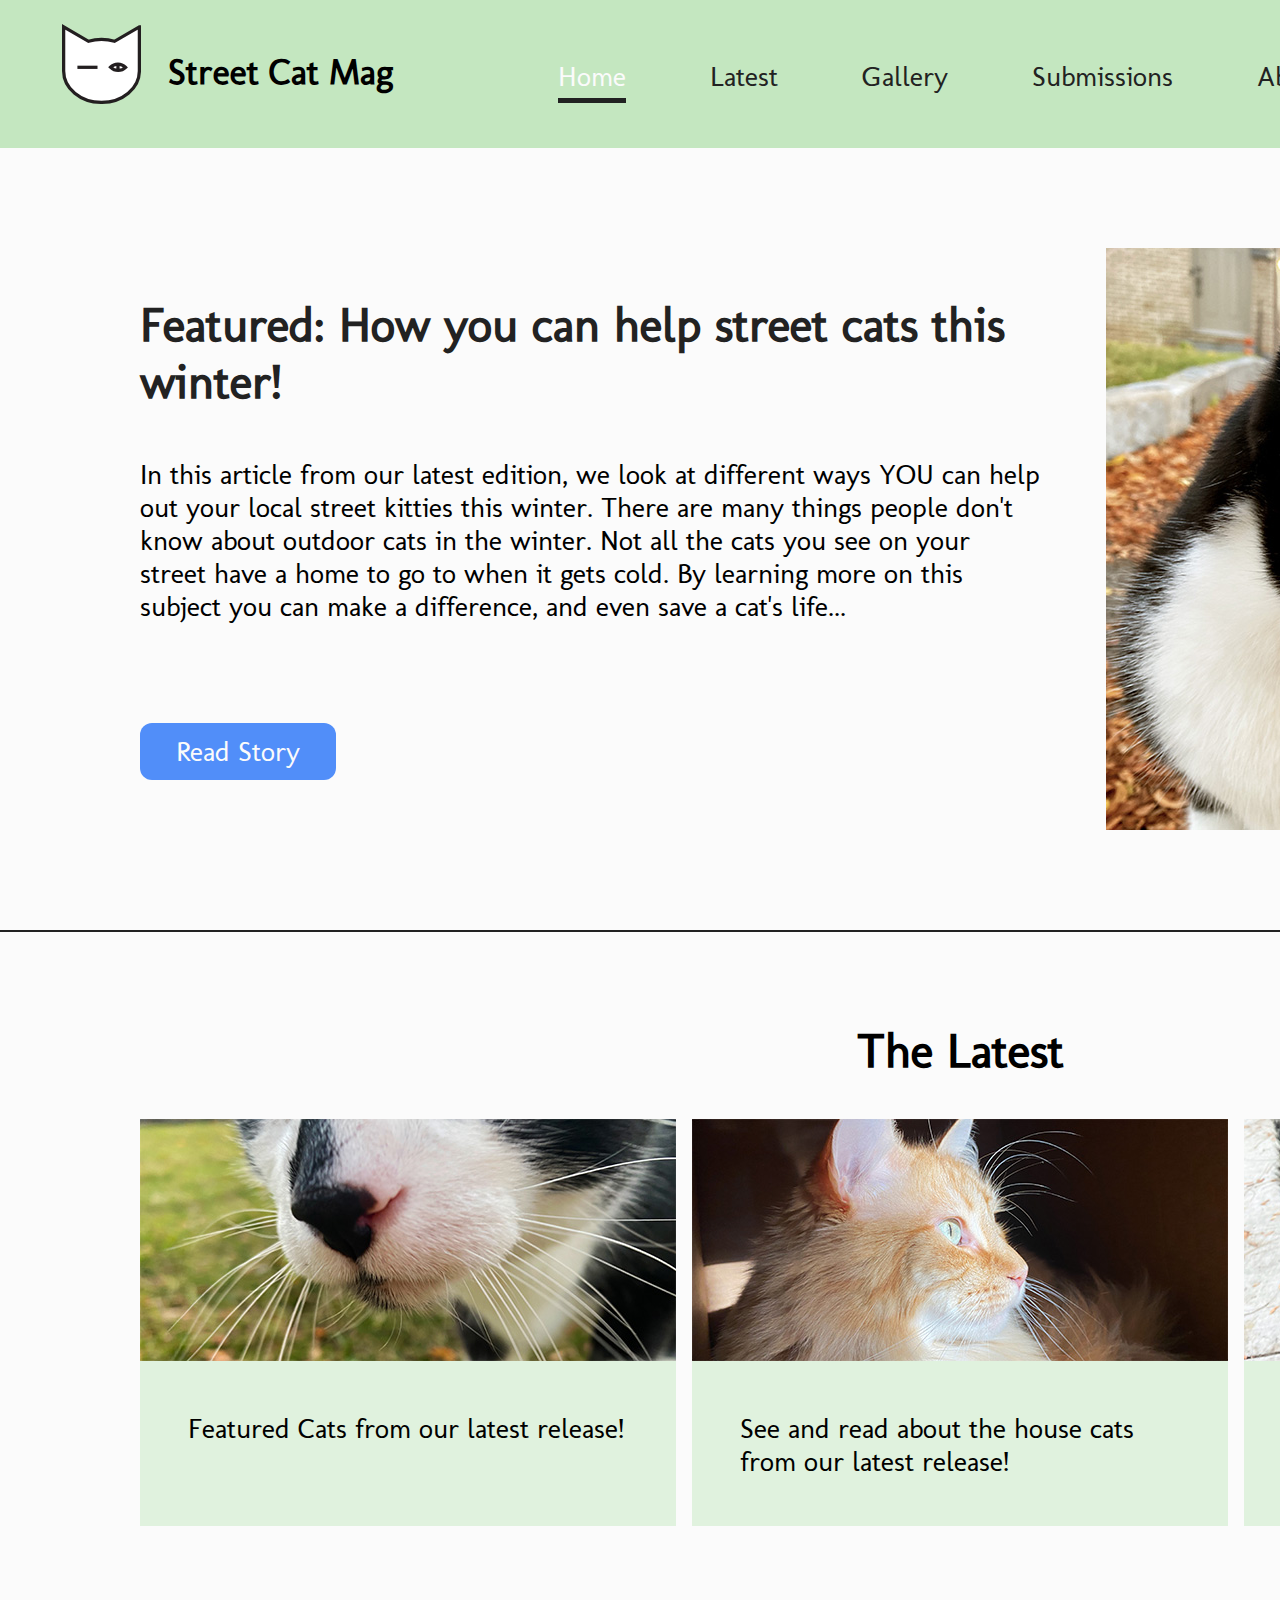
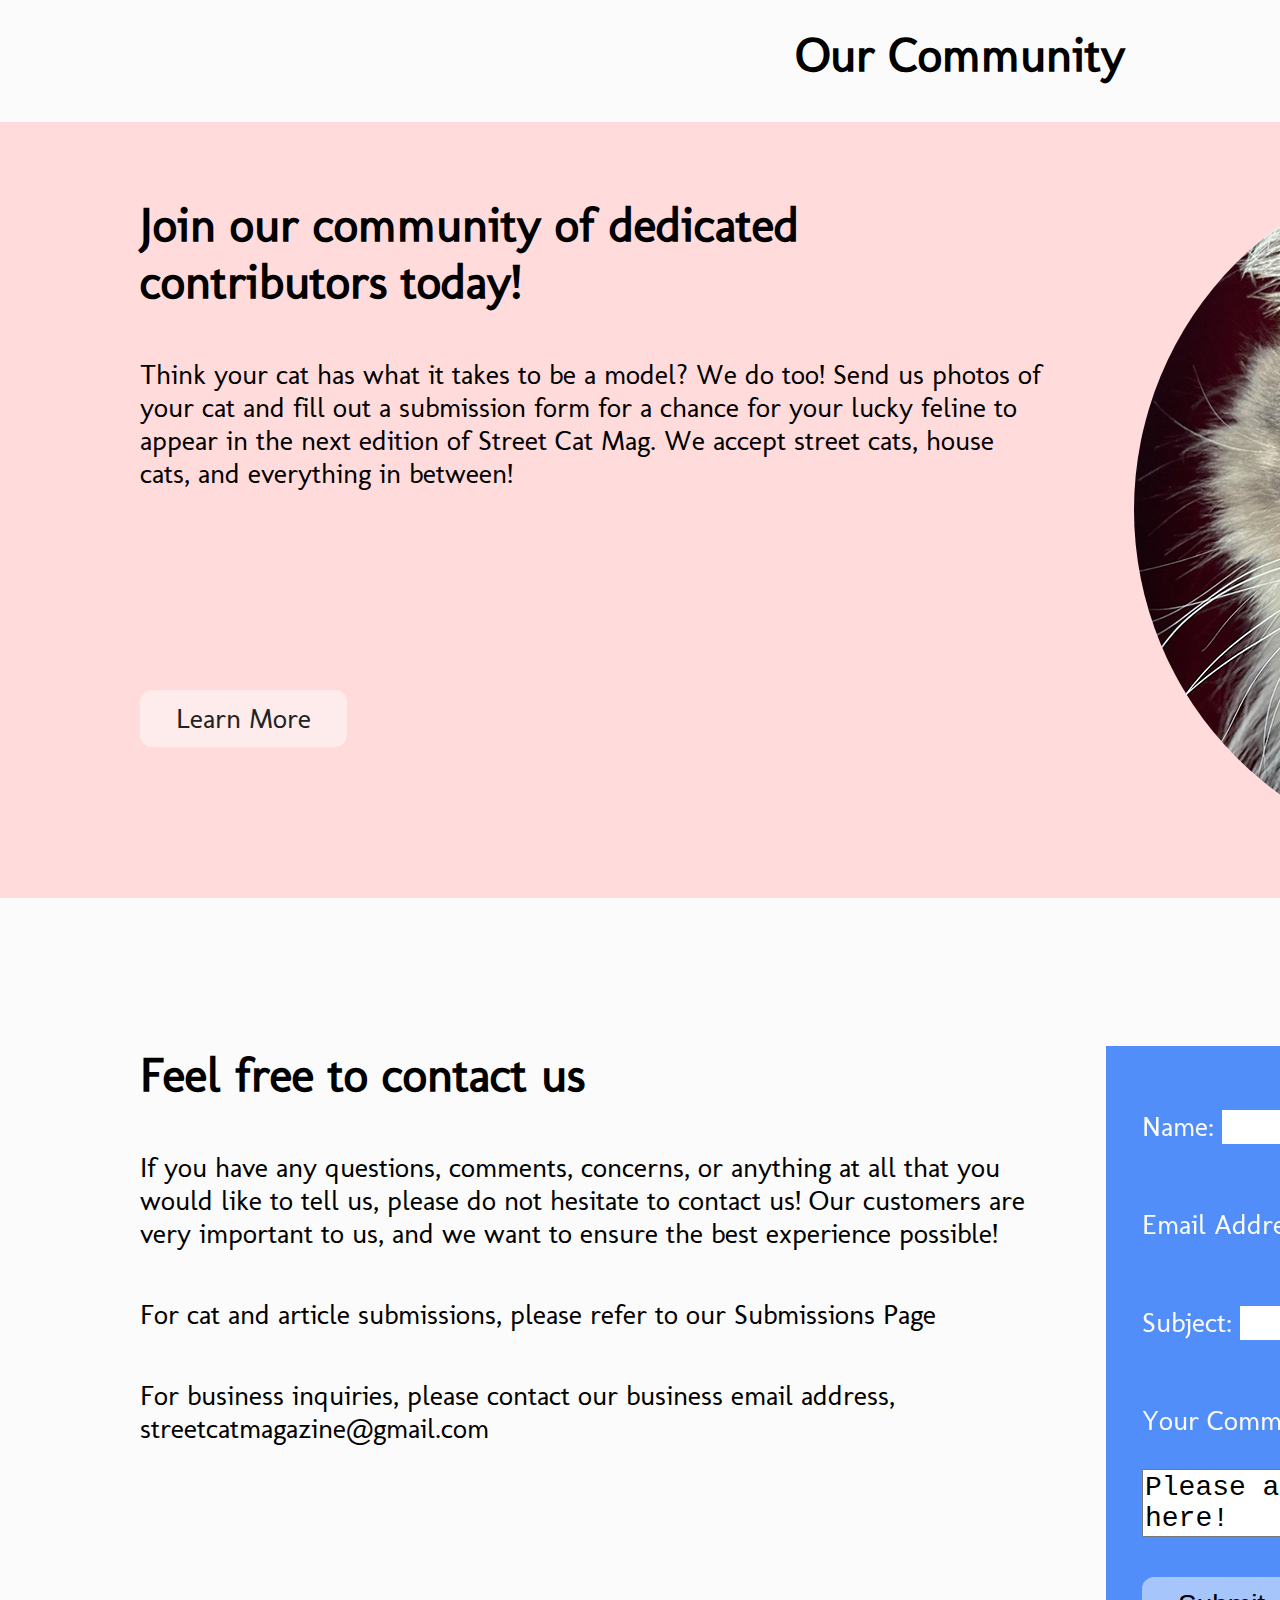
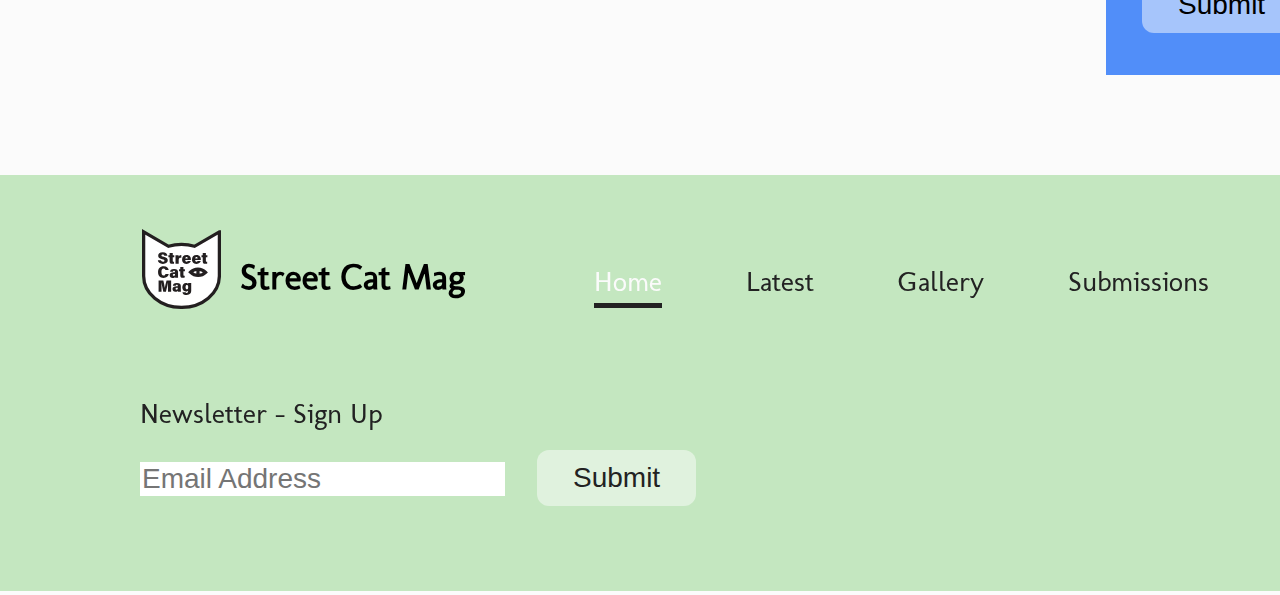
<file: index.html>
<!DOCTYPE html>
<html lang="en">
<head>
<meta charset="UTF-8">
<title>Street Cat Mag - Home</title>

<link rel="preconnect" href="https://fonts.googleapis.com">
<link rel="preconnect" href="https://fonts.gstatic.com" crossorigin>
<link href="https://fonts.googleapis.com/css2?family=Molengo&display=swap" rel="stylesheet">

<link href="css/main.css" rel="stylesheet">
</head>
<!-- students must convert divs to semantic tags -->
<body>
    <h1 class="hidden">Street Cat Magazine</h1>
	<div id="container">
        
        <section id="header-con">
            <h2 class="hidden">Header Container</h2>
            <header id="main-header" class="grid-con">
                <h2 class="hidden">Header</h2>
                <div id="header-box1">
                    <img src="images/scm-logo-wink.svg" alt="Street Cat Mag Logo" class="logo">
                    <h2>Street Cat Mag</h2>
                </div>
                <div id="main-nav">
                    <h2 class="hidden">Main Navigation</h2>
                    <ul>
                        <li>
                            <a href="index.html" class="active-page">Home</a>
                        </li>
                        <li>
                            <a href="latest.html">Latest</a>
                        </li>
                        <li>
                            <a href="gallery.html">Gallery</a>
                        </li>
                        <li>
                            <a href="submissions.html">Submissions</a>
                        </li>
                        <li>
                            <a href="about.html">About</a>
                        </li>
                    </ul>
                </div>
                <div id="search-and-login">
                    <h2 class="hidden">Search and Login</h2>
                    <ul>
                        <li>
                            <a href="search">Search</a> <!--I do not know how search functionality is linked so i have just placed an unusable link-->
                            <a href="search"><img src="images/scm-search-vector.svg" alt="search magnifying glass" id="search-vector"></a>
                        </li>
                        <li>
                            <a href="login.html">Log In</a>
                            <a href="login.html"><img src="images/scm-login-lock-vector.svg" alt="login lock" id="login-vector"></a>
                        </li>
                    </ul>
                </div>
            </header>
        </section> 

        <main>
            <h2 class="hidden">Content</h2>
            <article class="grid-con" id="hero">
                <h2 class="hidden">Hero Content</h2>
                <div id="hero-text">
                    <h3 id="hero-title">Featured: How you can help street cats this winter!</h3>
                    <p>In this article from our latest edition, we look at different ways YOU can help out your local street kitties this winter. There are many things people don't know about outdoor cats in the winter. Not all the cats you see on your street have a home to go to when it gets cold. By learning more on this subject you can make a difference, and even save a cat's life...</p>
                    <a href="#" id="read-button">Read Story</a>
                </div>
                <img src="images/scm-index-hero.jpg" alt="image" id="hero-image">
            </article>  

            <article class="grid-con" id="latest">
                <h2>The Latest</h2>
                <div class="latest-box" id="latest1">
                    <img src="images/scm-index-latest1.jpg" alt="sniffing cat nose">
                    <p>Featured Cats from our latest release!</p>
                </div>
                <div class="latest-box" id="latest2">
                    <img src="images/scm-index-latest2.jpg" alt="cat in the sun">
                    <p>See and read about the house cats from our latest release!</p>
                </div>
                <div class="latest-box" id="latest3">
                    <img src="images/scm-index-latest3.jpg" alt="cat meowing">
                    <p>See and read about the street cats from our latest release!</p>
                </div>
            </article>

            <h2 id="about-title">Our Community</h2>
            <section id="about-con">
                <h2 class="hidden">About</h2>
                <article class="grid-con" id="about">
                    <h2 class="hidden">About Our Community</h2>
                    <div id="about-text">
                        <h3>Join our community of dedicated contributors today!</h3>
                        <p>Think your cat has what it takes to be a model? We do too! Send us photos of your cat and fill out a submission form for a chance for your lucky feline to appear in the next edition of Street Cat Mag. We accept street cats, house cats, and everything in between!</p>
                        <a href="#" id="learn-button">Learn More</a>
                    </div>
                    <img src="images/scm-index-about1.jpg" alt="fluffy cat" id="about-image">
                    <!--
                    <img src="images/scm-indexmobile-about1.jpg" alt="fluffy cat" id="about-image">
                    <img src="images/scm-indexmobile-about2.jpg" alt="fluffy cat" id="about-image2">
                    <img src="images/scm-indexmobile-about3.jpg" alt="fluffy cat" id="about-image3">
                    <img src="images/scm-indexmobile-about4.jpg" alt="fluffy cat" id="about-image4">
                    -->
                </article>
            </section>
            
            <section class="grid-con" id="contact">
                <h2 class="hidden">Contact Us</h2>
                <div id="contact-text">
                    <h3>Feel free to contact us</h3>
                    <p>If you have any questions, comments, concerns, or anything at all that you would like to tell us, please do not hesitate to contact us!  Our customers are very important to us, and we want to ensure the best experience possible!</p>
                    <p>For cat and article submissions, please refer to our Submissions Page</p>
                    <p>For business inquiries, please contact our business email address, streetcatmagazine@gmail.com</p>
                </div>

                <form id="contact-form" method="post" action="#">
                    <h2 class="hidden">Contact Form</h2>
                    <label for="name">Name: </label>        
                    <input id="name" name="name" type="text"><br><br>

                    <label for="email">Email Address: </label>      
                    <input id="email" name="email" type="email"><br><br>

                    <label for="subject">Subject: </label>        
                    <input id="subject" name="subject" type="text"><br><br>

                    <label for="comments" class="hidden">Your Comments and Suggestions: </label>
                    <textarea id="comments" name="comments">Please add your comments here!</textarea><br><br>

                    <input type="submit" value="Submit" id="submit-form"><br><br>
                </form>
            </section> 
        </main>

        <section id="footer-con">
            <h2 class="hidden">Footer Container</h2>
            <footer class="grid-con" id="footer">
                <h2 class="hidden">Footer</h2>
                <div id="footer-logo">
                    <img src="images/scm-logo-mobile.svg" alt="Street Cat Mag Logo with text" class="logo">
                    <h2>Street Cat Mag</h2>
                </div>
                <div id="footer-nav">
                    <h2 class="hidden">Footer Navigation</h2>
                    <ul>
                        <li>
                            <a href="index.html" class="active-page">Home</a>
                        </li>
                        <li>
                            <a href="latest.html">Latest</a>
                        </li>
                        <li>
                            <a href="gallery.html">Gallery</a>
                        </li>
                        <li>
                            <a href="submissions.html">Submissions</a>
                        </li>
                        <li>
                            <a href="about.html">About</a>
                        </li>
                    </ul>
                </div>
                <div id="footer-newsletter1">
                    <form id="newsletter-form" method="post" action="#">
                        <label for="email">Newsletter - Sign Up</label>      
                        <input id="nl-signup" name="email" type="email" placeholder="Email Address">
                        <input type="submit" value="Submit" id="submit-nl-form">
                    </form>
                </div>
                <div id="footer-copyright">
                    <h2 class="hidden">Copyright</h2>
                    <p>Street Cat Magazine 2022</p>
                </div>
            </footer>
        </section>

    </div> 
</body>
</html>
</file>
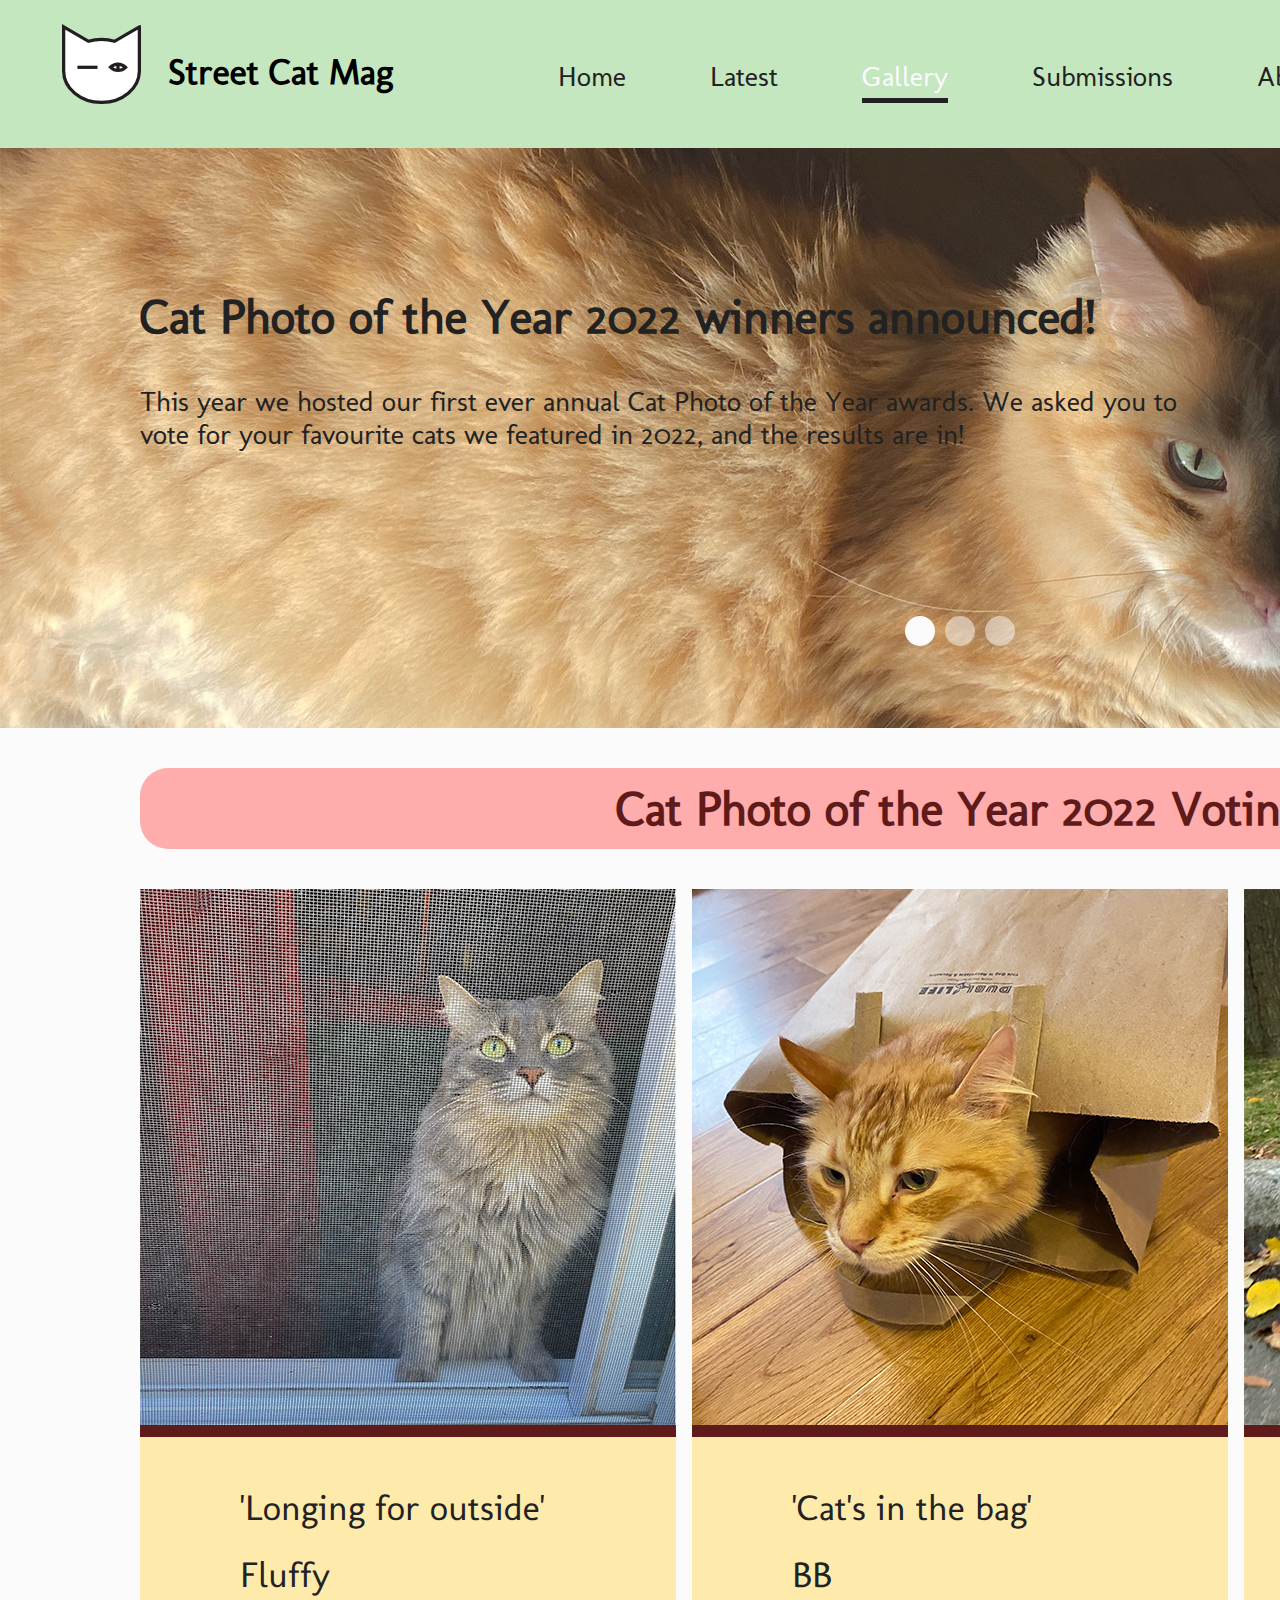
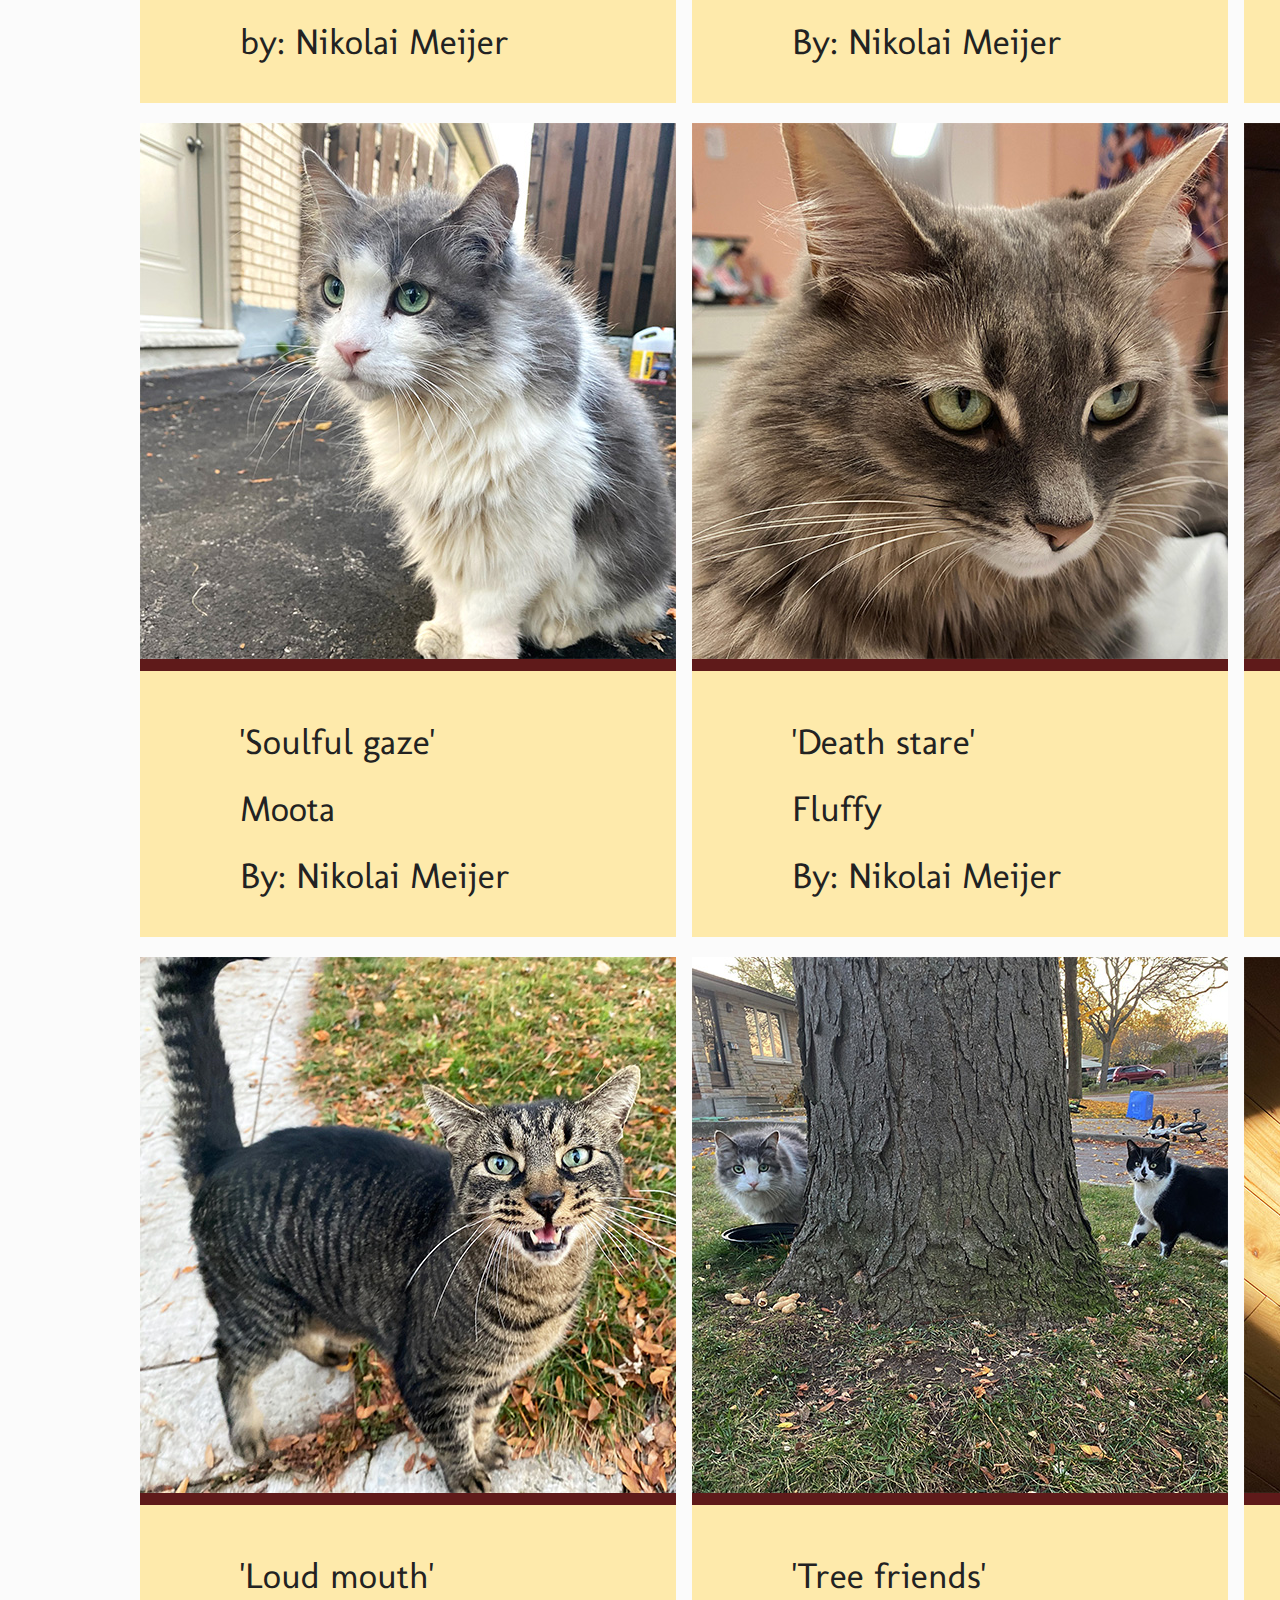
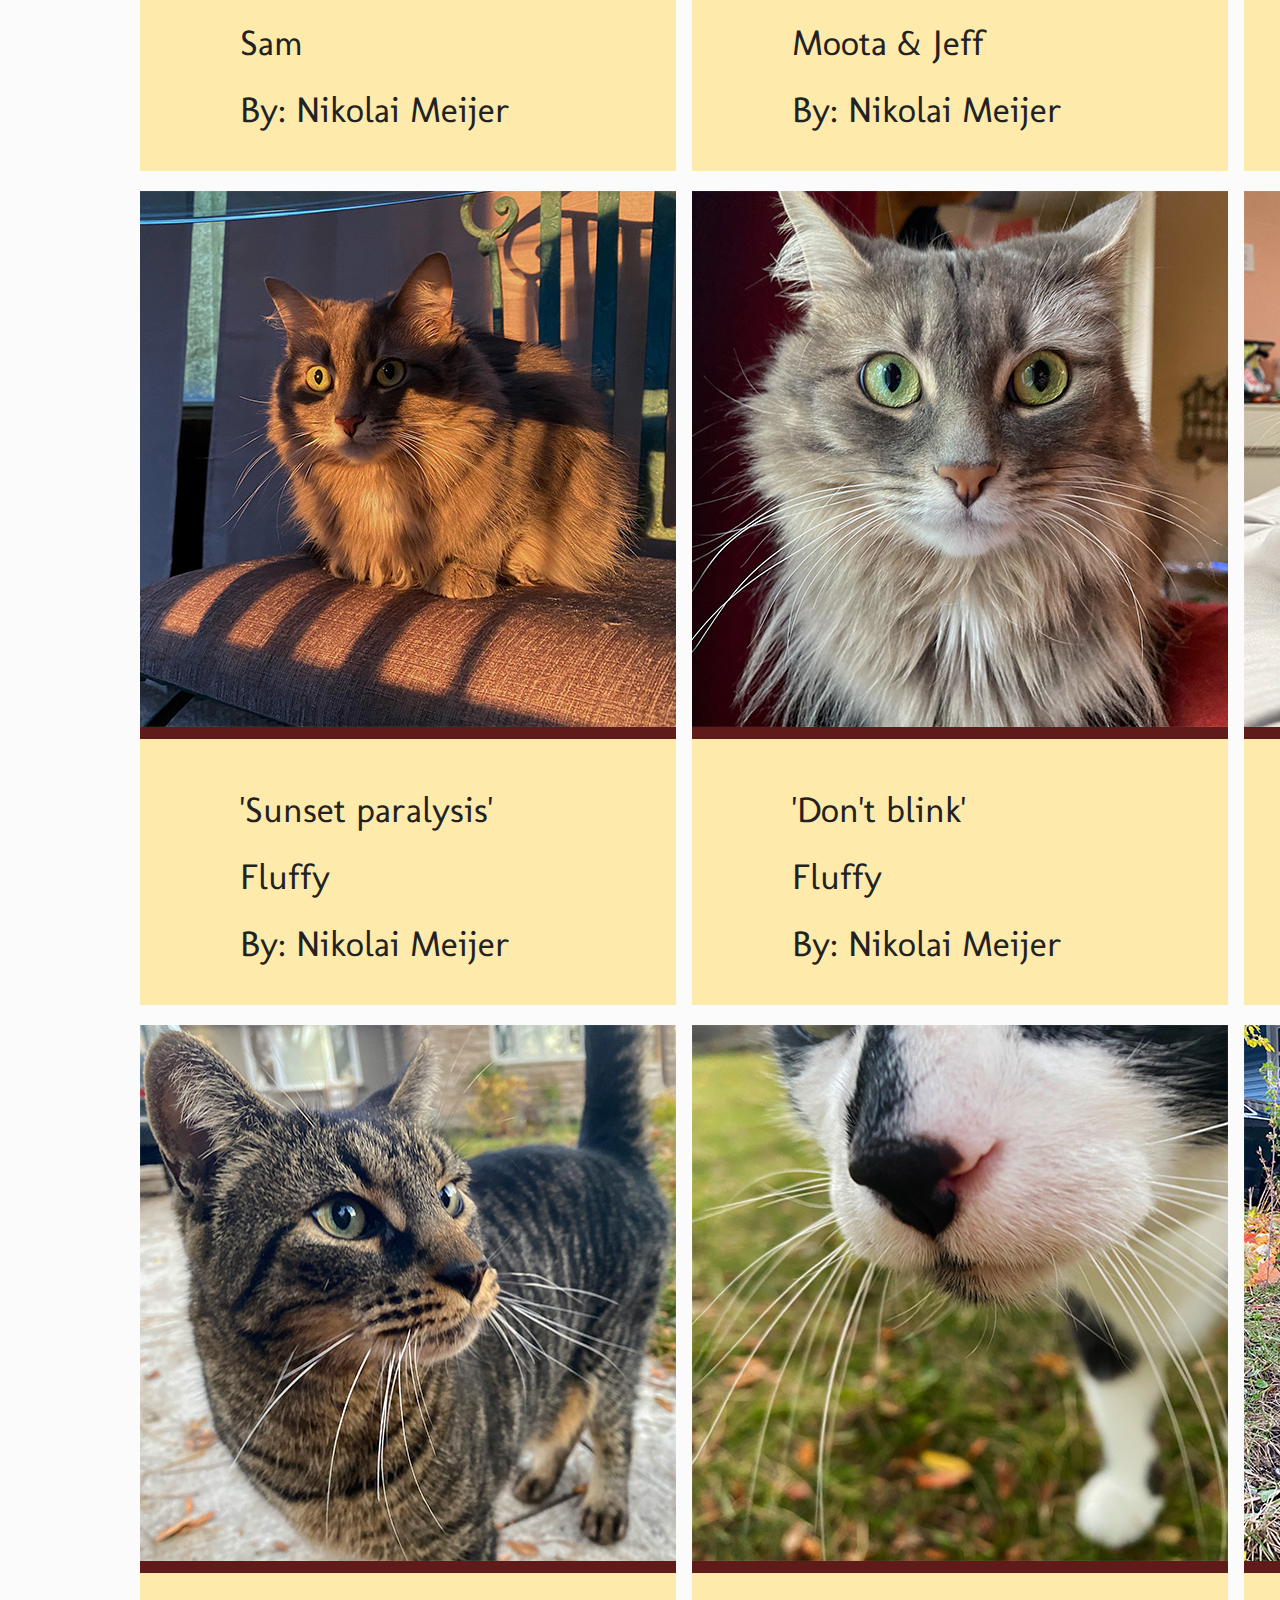
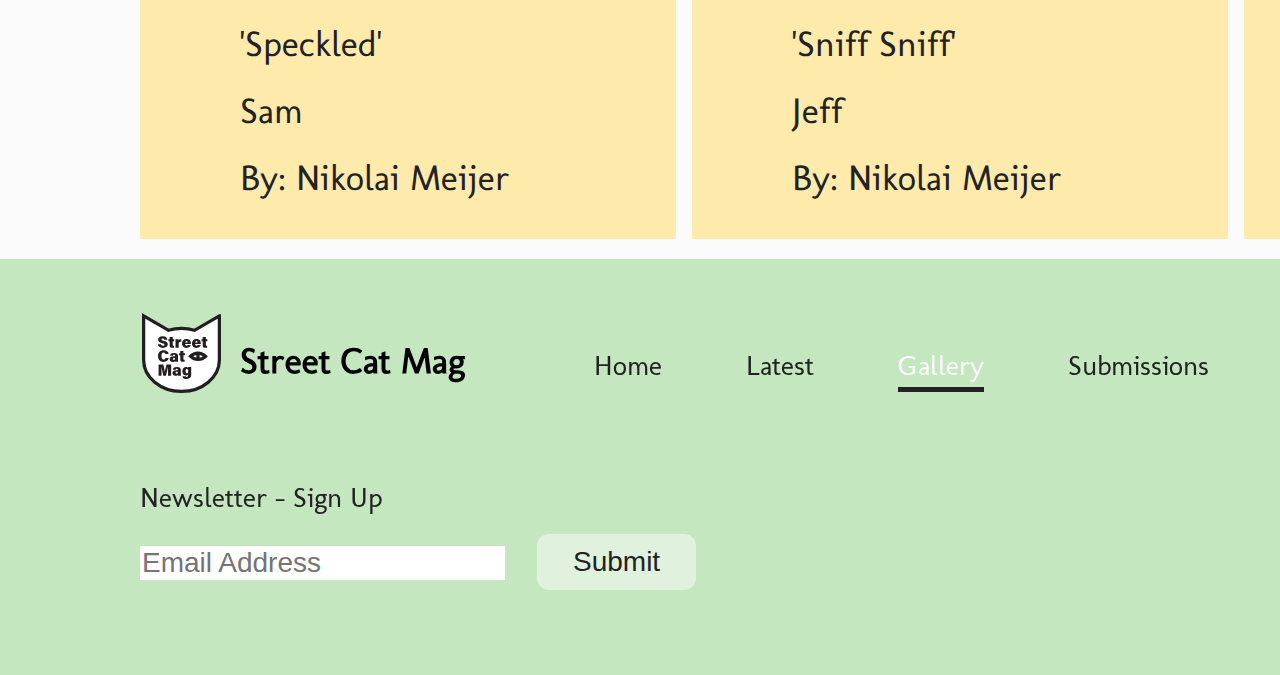
<file: gallery.html>
<!DOCTYPE html>
<html lang="en">
<head>
<meta charset="UTF-8">
<title>Street Cat Mag - Gallery</title>

<link rel="preconnect" href="https://fonts.googleapis.com">
<link rel="preconnect" href="https://fonts.gstatic.com" crossorigin>
<link href="https://fonts.googleapis.com/css2?family=Molengo&display=swap" rel="stylesheet">

<link href="css/main.css" rel="stylesheet" type="text/css">
</head>
<!-- students must convert divs to semantic tags -->
<body>
    <h1 class="hidden">Street Cat Magazine</h1>
	<div id="container">
        
        <section id="header-con">
            <h2 class="hidden">Header Container</h2>
            <header id="main-header" class="grid-con">
                <h2 class="hidden">Header</h2>
                <div id="header-box1">
                    <img src="images/scm-logo-wink.svg" alt="Street Cat Mag Logo" class="logo">
                    <h2>Street Cat Mag</h2>
                </div>
                <div id="main-nav">
                    <h2 class="hidden">Main Navigation</h2>
                    <ul>
                        <li>
                            <a href="index.html">Home</a>
                        </li>
                        <li>
                            <a href="latest.html">Latest</a>
                        </li>
                        <li>
                            <a href="gallery.html" class="active-page">Gallery</a>
                        </li>
                        <li>
                            <a href="submissions.html">Submissions</a>
                        </li>
                        <li>
                            <a href="about.html">About</a>
                        </li>
                    </ul>
                </div>
                <div id="search-and-login">
                    <h2 class="hidden">Search and Login</h2>
                    <ul>
                        <li>
                            <a href="search">Search</a> <!--I do not know how search functionality is linked so i have just placed an unusable link-->
                            <a href="search"><img src="images/scm-search-vector.svg" alt="search magnifying glass" id="search-vector"></a>
                        </li>
                        <li>
                            <a href="login.html">Log In</a>
                            <a href="login.html"><img src="images/scm-login-lock-vector.svg" alt="login lock" id="login-vector"></a>
                        </li>
                    </ul>
                </div>
            </header>
        </section>  

        <main>
            <h2 class="hidden">Content</h2>
            <section id="gallery-hero-con">
                <h2 class="hidden">Hero Banner</h2>
                <article class="grid-con">
                    <div id="gallery-text">
                        <h2>Cat Photo of the Year 2022 winners announced!</h2>
                        <p>This year we hosted our first ever annual Cat Photo of the Year awards. We asked you to vote for your favourite cats we featured in 2022, and the results are in!</p>
                    </div>
                    <div id="gallery-controls">
                        <span class="dot"></span>
                        <span class="dot"></span>
                        <span class="dot"></span>
                    </div>
                </article>
            </section>
     
            <article class="grid-con" id="gallery">
                <h2>Cat Photo of the Year 2022 Voting</h2>
                <div class="gallery-box">
                    <img src="images/scm-gallery1.jpg" alt="window cat">
                    <p>'Longing for outside'</p>
                    <p>Fluffy</p>
                    <p>by: Nikolai Meijer</p>
                </div>
                <div class="gallery-box">
                    <img src="images/scm-gallery2.jpg" alt="cat in a bag">
                    <p>'Cat's in the bag'</p>
                    <p>BB</p>
                    <p>By: Nikolai Meijer</p>
                </div>
                <div class="gallery-box">
                    <img src="images/scm-gallery3.jpg" alt="cat walking">
                    <p>'He approaches'</p>
                    <p>Jeff</p>
                    <p>By: Nikolai Meijer</p>
                </div>
                <div class="gallery-box">
                    <img src="images/scm-gallery4.jpg" alt="cat looking away">
                    <p>'Soulful gaze'</p>
                    <p>Moota</p>
                    <p>By: Nikolai Meijer</p>
                </div>
                <div class="gallery-box">
                    <img src="images/scm-gallery5.jpg" alt="cat glaring">
                    <p>'Death stare'</p>
                    <p>Fluffy</p>
                    <p>By: Nikolai Meijer</p>
                </div>
                <div class="gallery-box">
                    <img src="images/scm-gallery6.jpg" alt="cat sitting in the sun">
                    <p>'Heavenly lighting'</p>
                    <p>BB</p>
                    <p>By: Nikolai Meijer</p>
                </div>
                <div class="gallery-box">
                    <img src="images/scm-gallery7.jpg" alt="cat meowing">
                    <p>'Loud mouth'</p>
                    <p>Sam</p>
                    <p>By: Nikolai Meijer</p>
                </div>
                <div class="gallery-box">
                    <img src="images/scm-gallery8.jpg" alt="cats on opposite sides of a tree">
                    <p>'Tree friends'</p>
                    <p>Moota & Jeff</p>
                    <p>By: Nikolai Meijer</p>
                </div>
                <div class="gallery-box">
                    <img src="images/scm-gallery9.jpg" alt="cat basking in sun">
                    <p>'Basking'</p>
                    <p>BB</p>
                    <p>By: Nikolai Meijer</p>
                </div>
                <div class="gallery-box">
                    <img src="images/scm-gallery10.jpg" alt="cat lit up by sunset">
                    <p>'Sunset paralysis'</p>
                    <p>Fluffy</p>
                    <p>By: Nikolai Meijer</p>
                </div>
                <div class="gallery-box">
                    <img src="images/scm-gallery11.jpg" alt="cat staring into your soul">
                    <p>'Don't blink'</p>
                    <p>Fluffy</p>
                    <p>By: Nikolai Meijer</p>
                </div>
                <div class="gallery-box">
                    <img src="images/scm-gallery12.jpg" alt="cat sitting like the sphinx">
                    <p>'The Sphinx'</p>
                    <p>Fluffy</p>
                    <p>By: Nikolai Meijer</p>
                </div>
                <div class="gallery-box">
                    <img src="images/scm-gallery13.jpg" alt="speckled cat">
                    <p>'Speckled'</p>
                    <p>Sam</p>
                    <p>By: Nikolai Meijer</p>
                </div>
                <div class="gallery-box">
                    <img src="images/scm-gallery14.jpg" alt="can sniffing camera">
                    <p>'Sniff Sniff'</p>
                    <p>Jeff</p>
                    <p>By: Nikolai Meijer</p>
                </div>
                <div class="gallery-box">
                    <img src="images/scm-gallery15.jpg" alt="just a little cat">
                    <p>'Just a little guy'</p>
                    <p>Jambo</p>
                    <p>By: Nikolai Meijer</p>
                </div>
            </article>         
        </main>

        <section id="footer-con">
            <h2 class="hidden">Footer Container</h2>
            <footer class="grid-con" id="footer">
                <h2 class="hidden">Footer</h2>
                <div id="footer-logo">
                    <img src="images/scm-logo-mobile.svg" alt="Street Cat Mag Logo with text" class="logo">
                    <h2>Street Cat Mag</h2>
                </div>
                <div id="footer-nav">
                    <h2 class="hidden">Footer Navigation</h2>
                    <ul>
                        <li>
                            <a href="index.html">Home</a>
                        </li>
                        <li>
                            <a href="latest.html">Latest</a>
                        </li>
                        <li>
                            <a href="gallery.html" class="active-page">Gallery</a>
                        </li>
                        <li>
                            <a href="submissions.html">Submissions</a>
                        </li>
                        <li>
                            <a href="about.html">About</a>
                        </li>
                    </ul>
                </div>
                <div id="footer-newsletter1">
                    <form id="newsletter-form" method="post" action="#">
                        <label for="email">Newsletter - Sign Up</label>      
                        <input id="email" name="email" type="email" placeholder="Email Address">
                        <input type="submit" value="Submit" id="submit-nl-form">
                    </form>
                </div>
                <div id="footer-copyright">
                    <h2 class="hidden">Copyright</h2>
                    <p>Street Cat Magazine 2022</p>
                </div>
            </footer>
        </section>

    </div><!--end container-->  
</body>
</html>
</file>
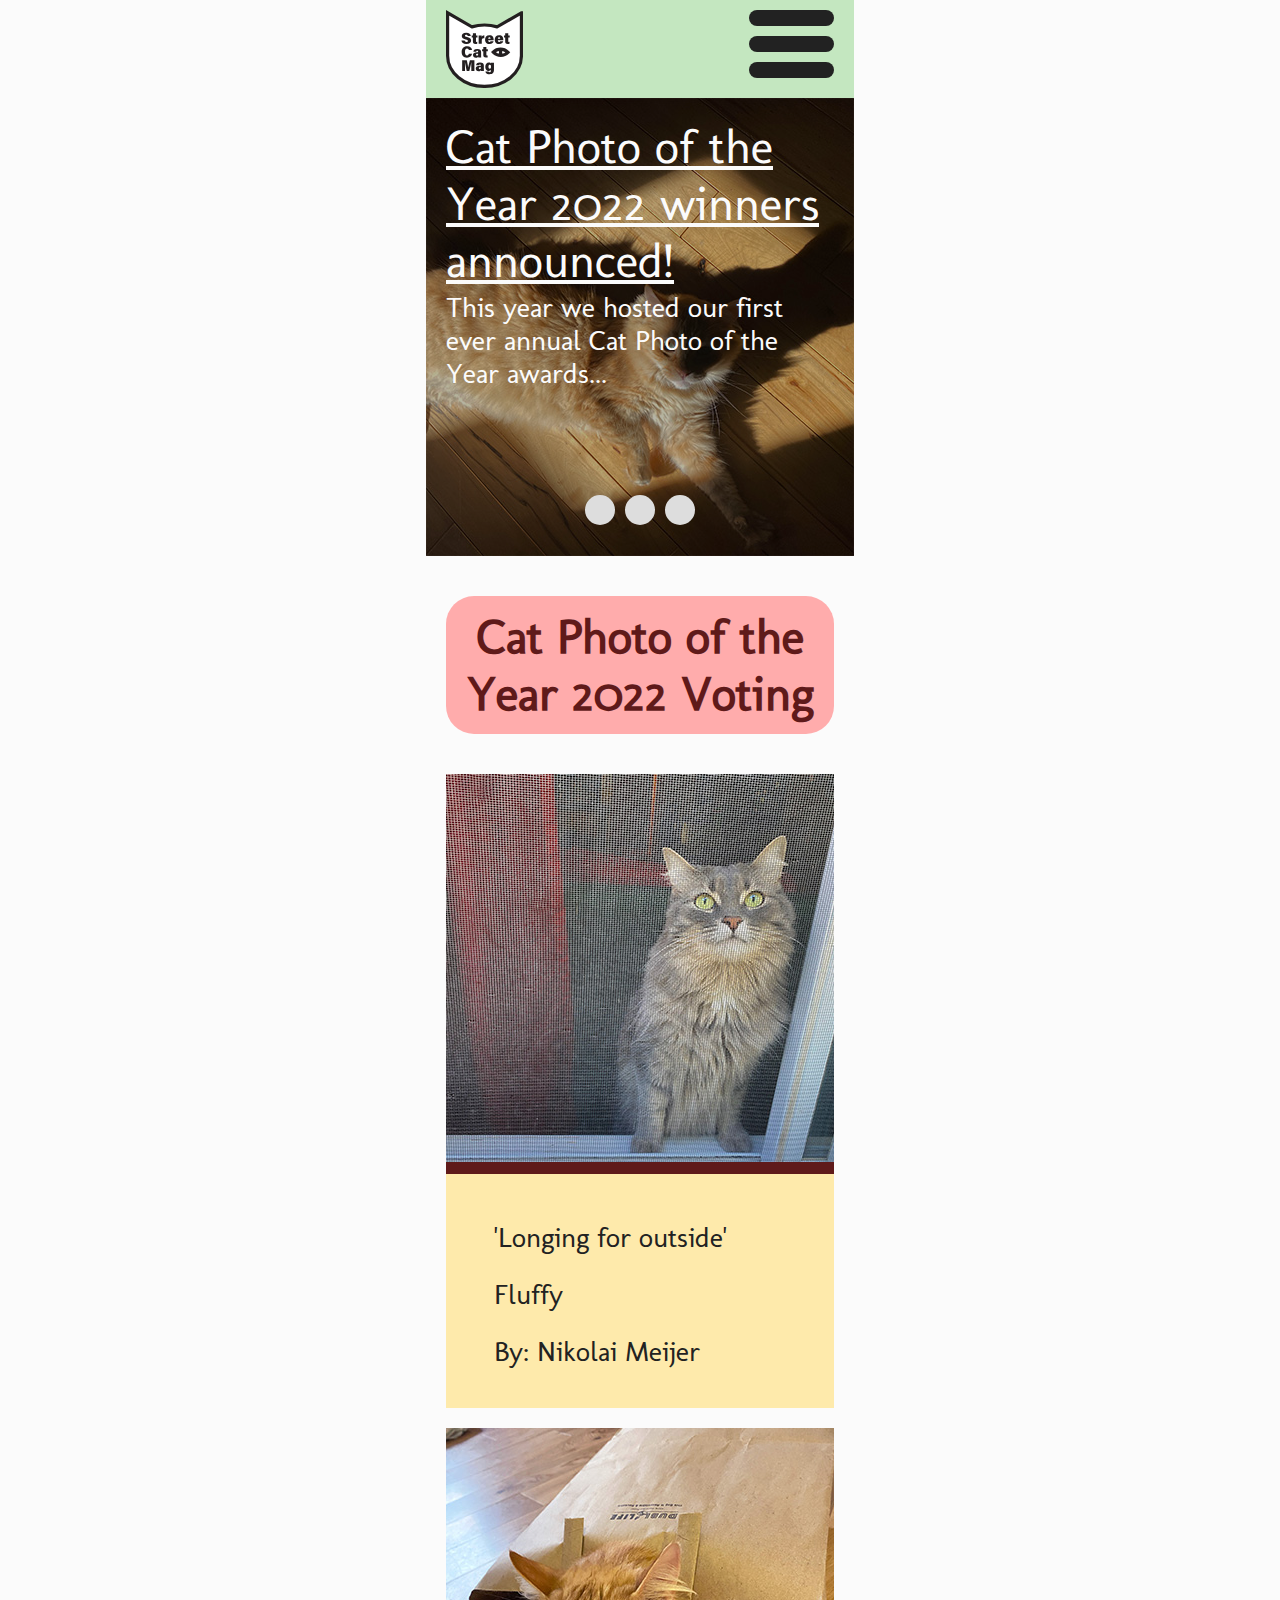
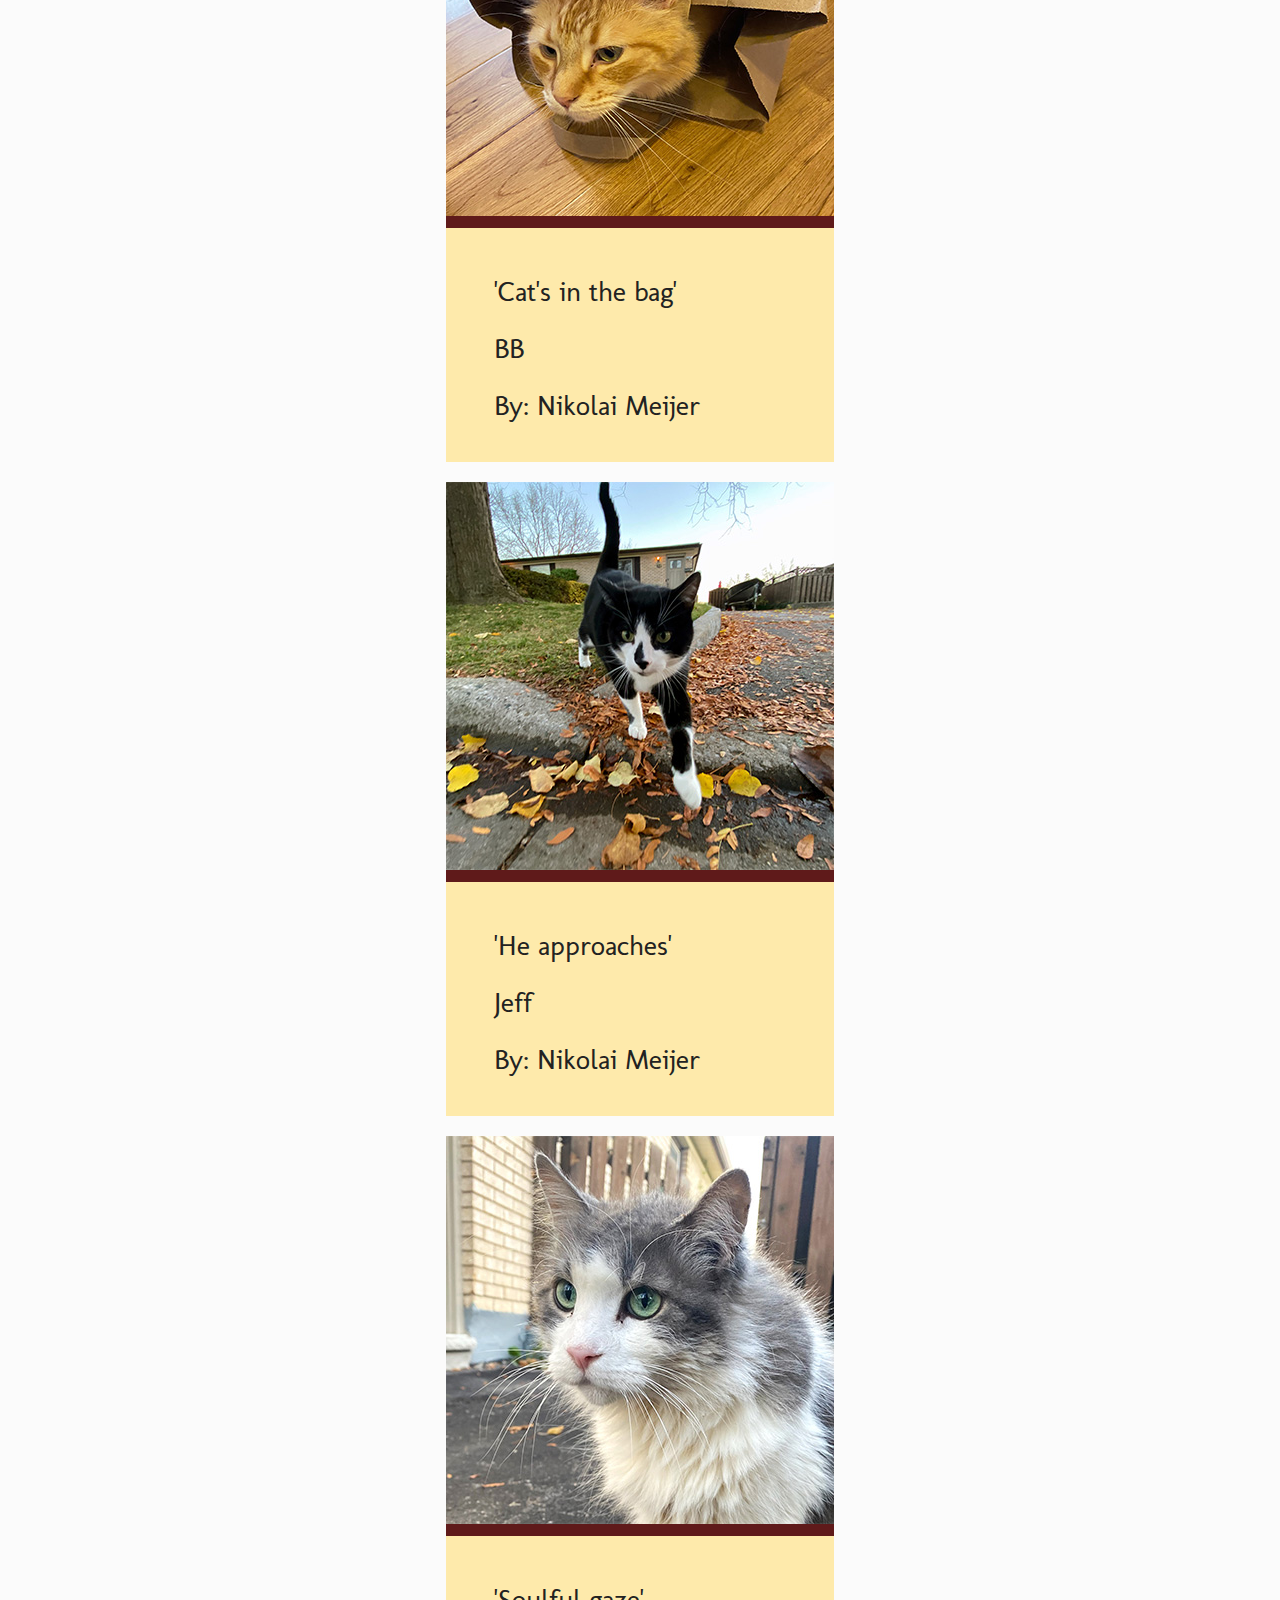
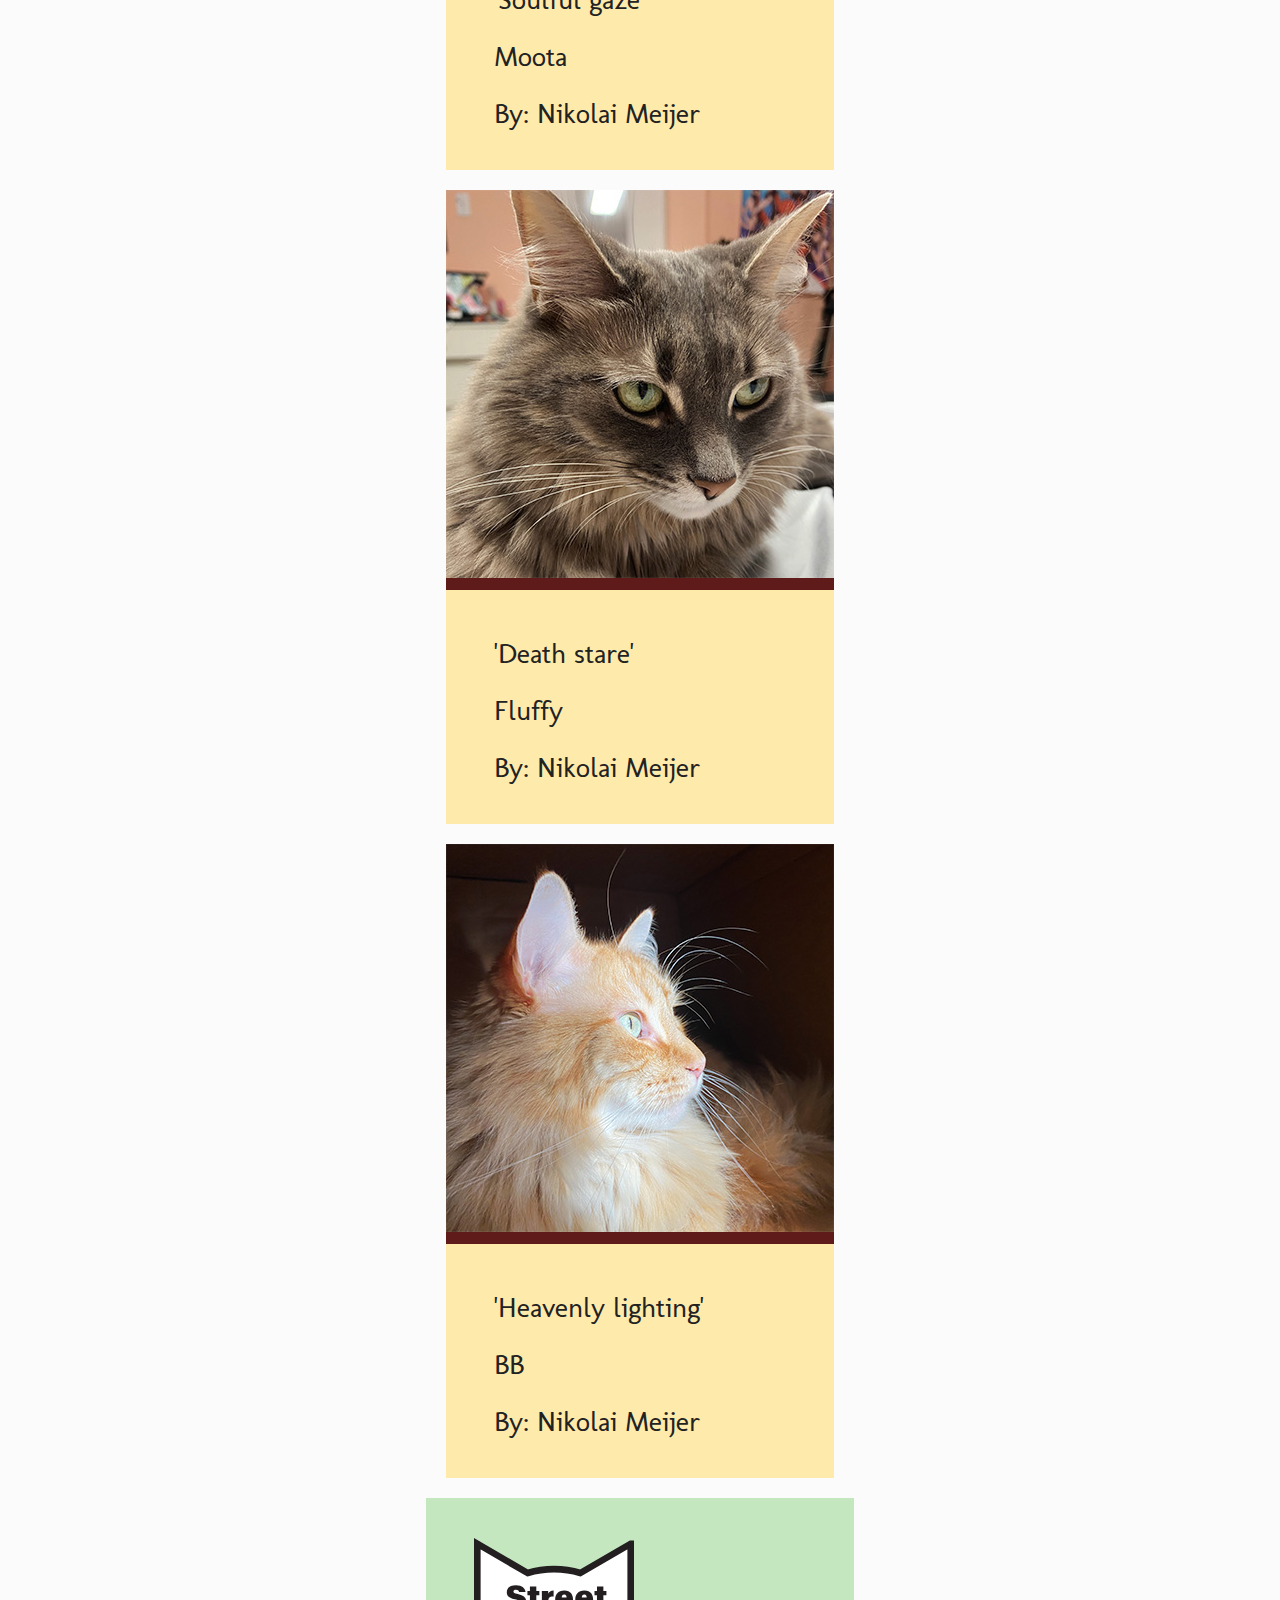
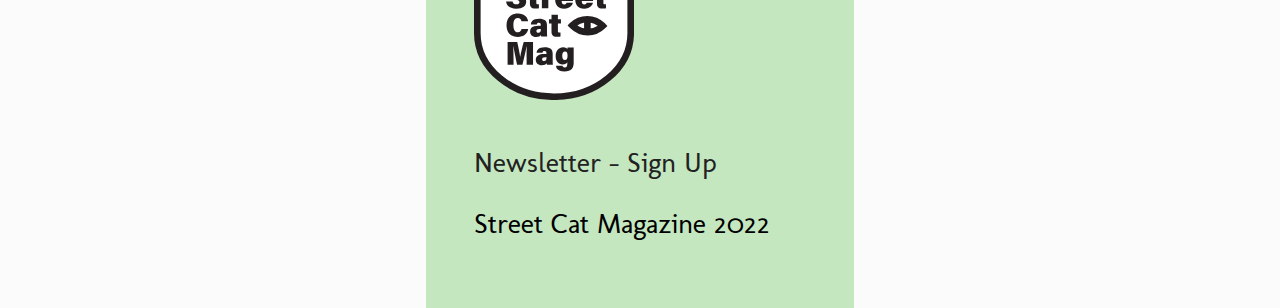
<file: gallery_mobile.html>
<!DOCTYPE html>
<html lang="en">
<head>
<meta charset="UTF-8">
<title>Street Cat Mag - Gallery</title>

<link rel="preconnect" href="https://fonts.googleapis.com">
<link rel="preconnect" href="https://fonts.gstatic.com" crossorigin>
<link href="https://fonts.googleapis.com/css2?family=Molengo&display=swap" rel="stylesheet">

<link href="css/main-mobile.css" rel="stylesheet" type="text/css">
</head>
<body>
    <h1 class="hidden">Street Cat Magazine</h1>
	<div id="container">
        
        <section id="header-con">
            <h2 class="hidden">Header Container</h2>
            <header id="main-header" class="grid-con">
                <h2 class="hidden">Header</h2>
                <img src="images/scm-logo-mobile.svg" alt="Street Cat Mag Logo" id="header-logo">
                 <div id="mobile-nav">
                    <span class="burger"></span>
                    <span class="burger"></span>
                    <span class="burger"></span>
                 </div>
            </header>    
        </section>

        <main>
            <h2 class="hidden">Content</h2>
            <section id="hero-gallery-con">
                <h2 class="hidden">Hero Container</h2>
                <article class="grid-con">
                    <h2 class="hidden">Gallery Hero Image</h2>
                    <div id="hero-gallery-text">
                        <a href="#" id="hero-news">Cat Photo of the Year 2022 winners announced!</a>
                        <p>This year we hosted our first ever annual Cat Photo of the Year awards...</p>
                    </div>
                    <div id="gallery-controls">
                        <span class="dot"></span>
                        <span class="dot"></span>
                        <span class="dot"></span>
                    </div>
                </article>
            </section>

            <section class="grid-con" id="gallery">
                <h2>Cat Photo of the Year 2022 Voting</h2>
                <div class="gallery-box">
                    <img src="images/scm-gallerymobile1.jpg" alt="window cat">
                    <p>'Longing for outside'</p>
                    <p>Fluffy</p>
                    <p>By: Nikolai Meijer</p>
                </div>
                <div class="gallery-box">
                    <img src="images/scm-gallerymobile2.jpg" alt="cat in a bag">
                    <p>'Cat's in the bag'</p>
                    <p>BB</p>
                    <p>By: Nikolai Meijer</p>
                </div>
                <div class="gallery-box">
                    <img src="images/scm-gallerymobile3.jpg" alt="cat walking">
                    <p>'He approaches'</p>
                    <p>Jeff</p>
                    <p>By: Nikolai Meijer</p>
                </div>
                <div class="gallery-box">
                    <img src="images/scm-gallerymobile4.jpg" alt="cat looking away">
                    <p>'Soulful gaze'</p>
                    <p>Moota</p>
                    <p>By: Nikolai Meijer</p>
                </div>
                <div class="gallery-box">
                    <img src="images/scm-gallerymobile5.jpg" alt="cat glaring">
                    <p>'Death stare'</p>
                    <p>Fluffy</p>
                    <p>By: Nikolai Meijer</p>
                </div>
                <div class="gallery-box">
                    <img src="images/scm-gallerymobile6.jpg" alt="cat sitting in the sun">
                    <p>'Heavenly lighting'</p>
                    <p>BB</p>
                    <p>By: Nikolai Meijer</p>
                </div>
            </section>              
        </main>

        <section id="footer-con">
            <h2 class="hidden">Footer Container</h2>
            <footer class="grid-con">
                <h2 class="hidden">Footer</h2>
                <div id="footer-box">
                    <img src="images/scm-logo-mobile.svg" alt="Street Cat Mag Logo">
                </div>
                <div id="footer-newsletter">
                    <a href="#">Newsletter - Sign Up</a>
                </div>
                <div id="footer-copyright">
                    <p>Street Cat Magazine 2022</p>
                </div>
            </footer>
        </section>
    </div> 
</body>
</html>
</file>
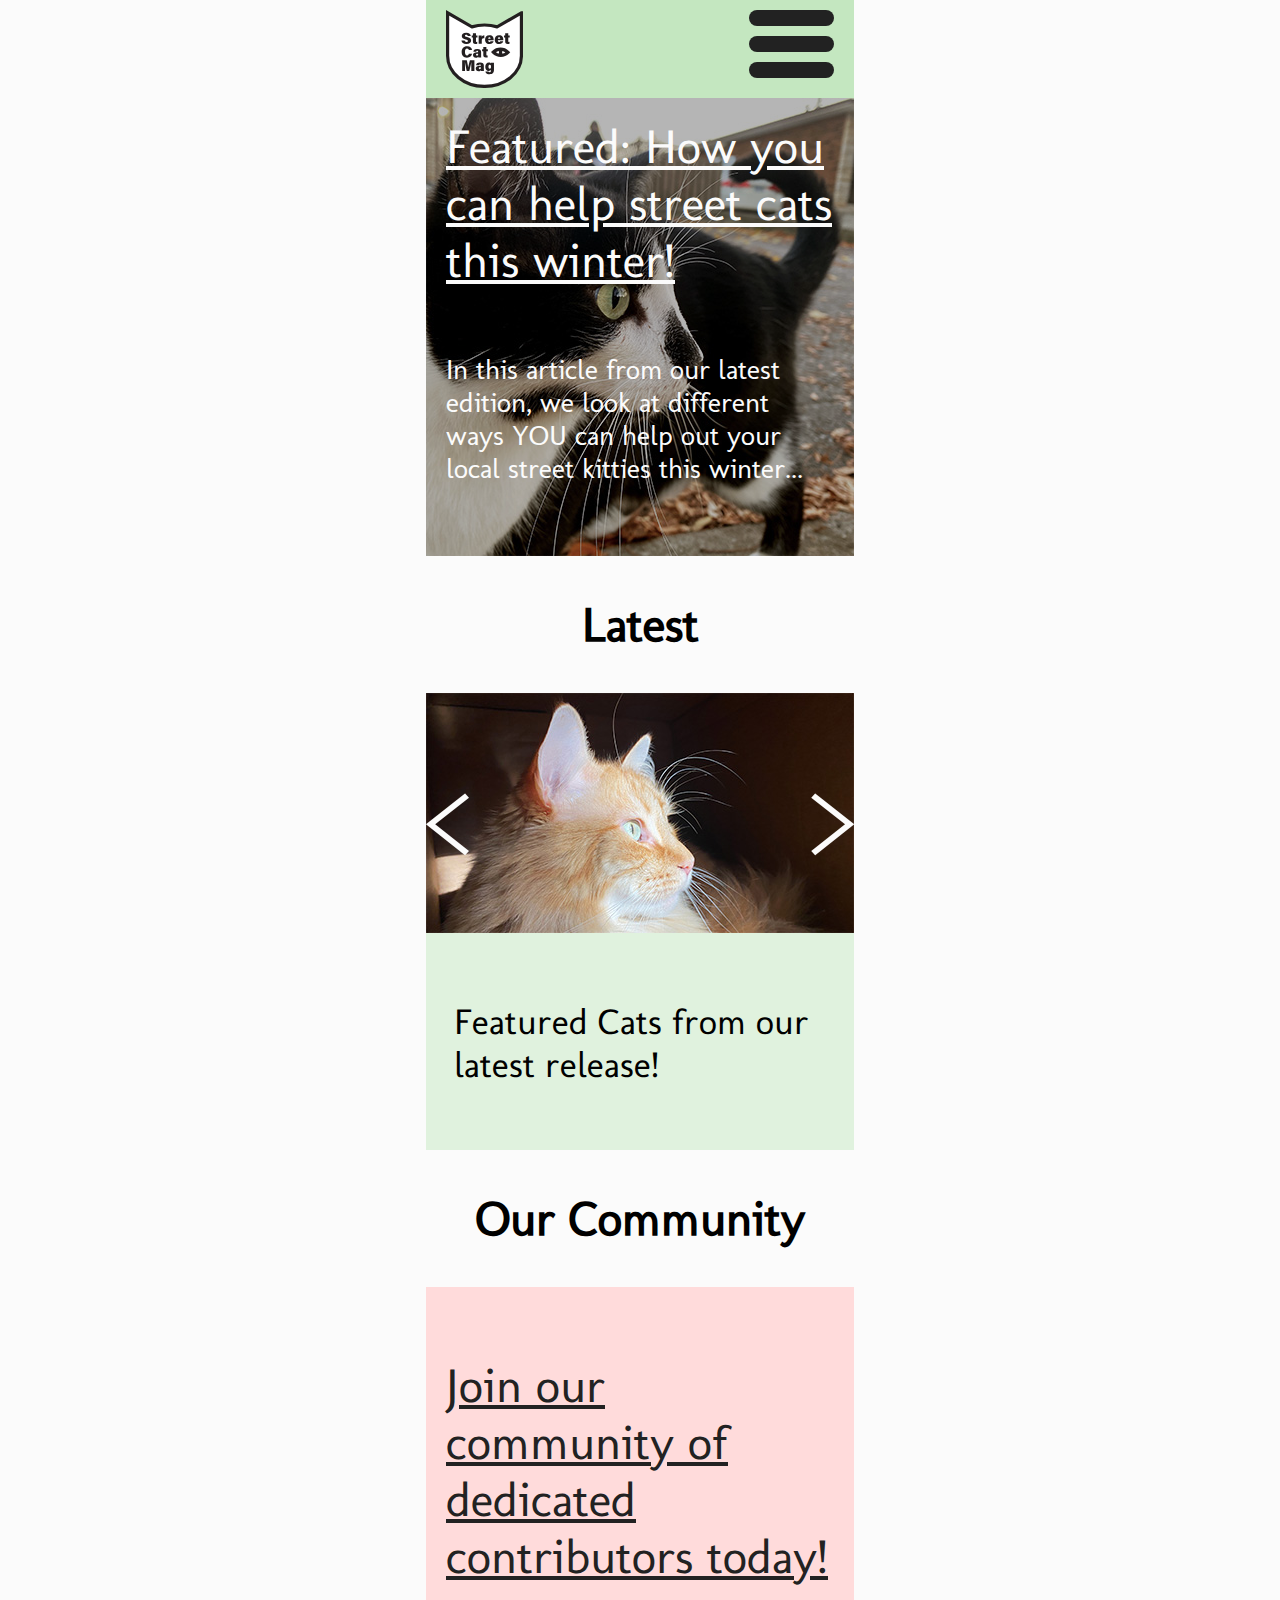
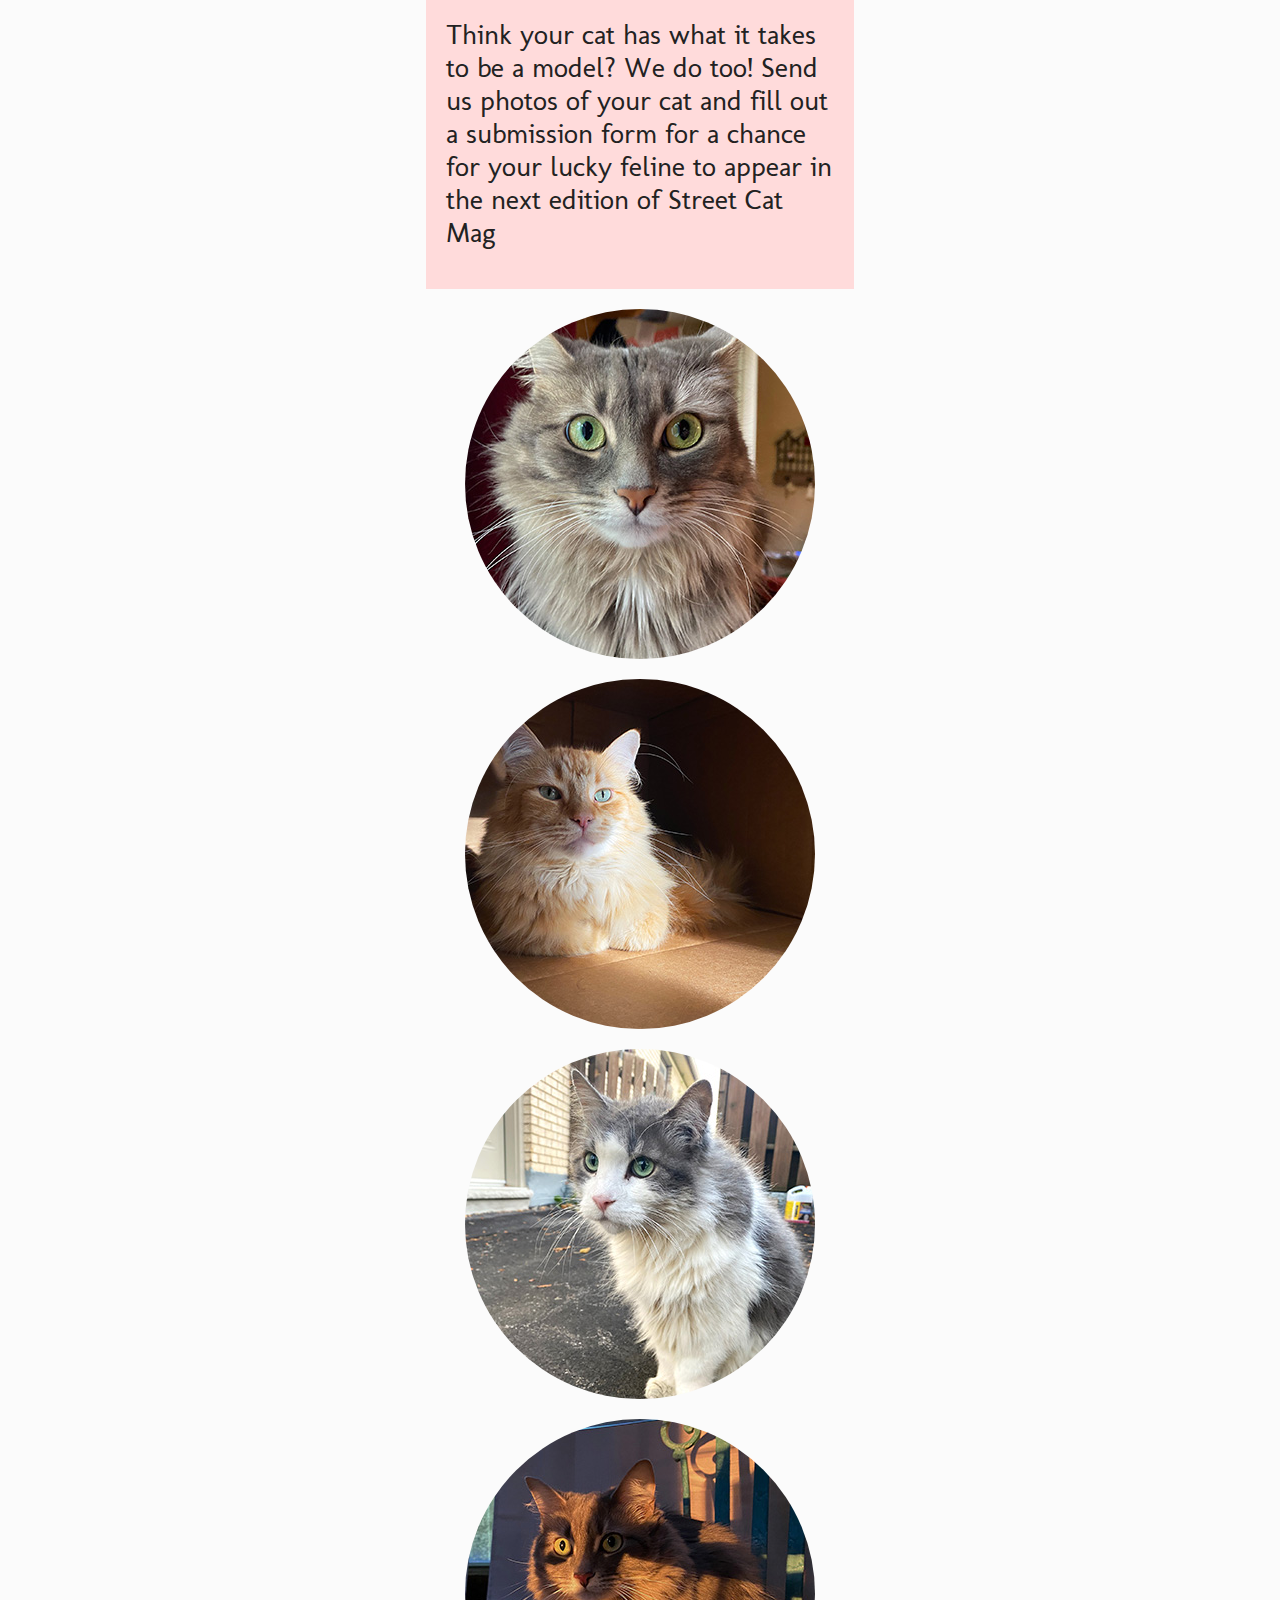
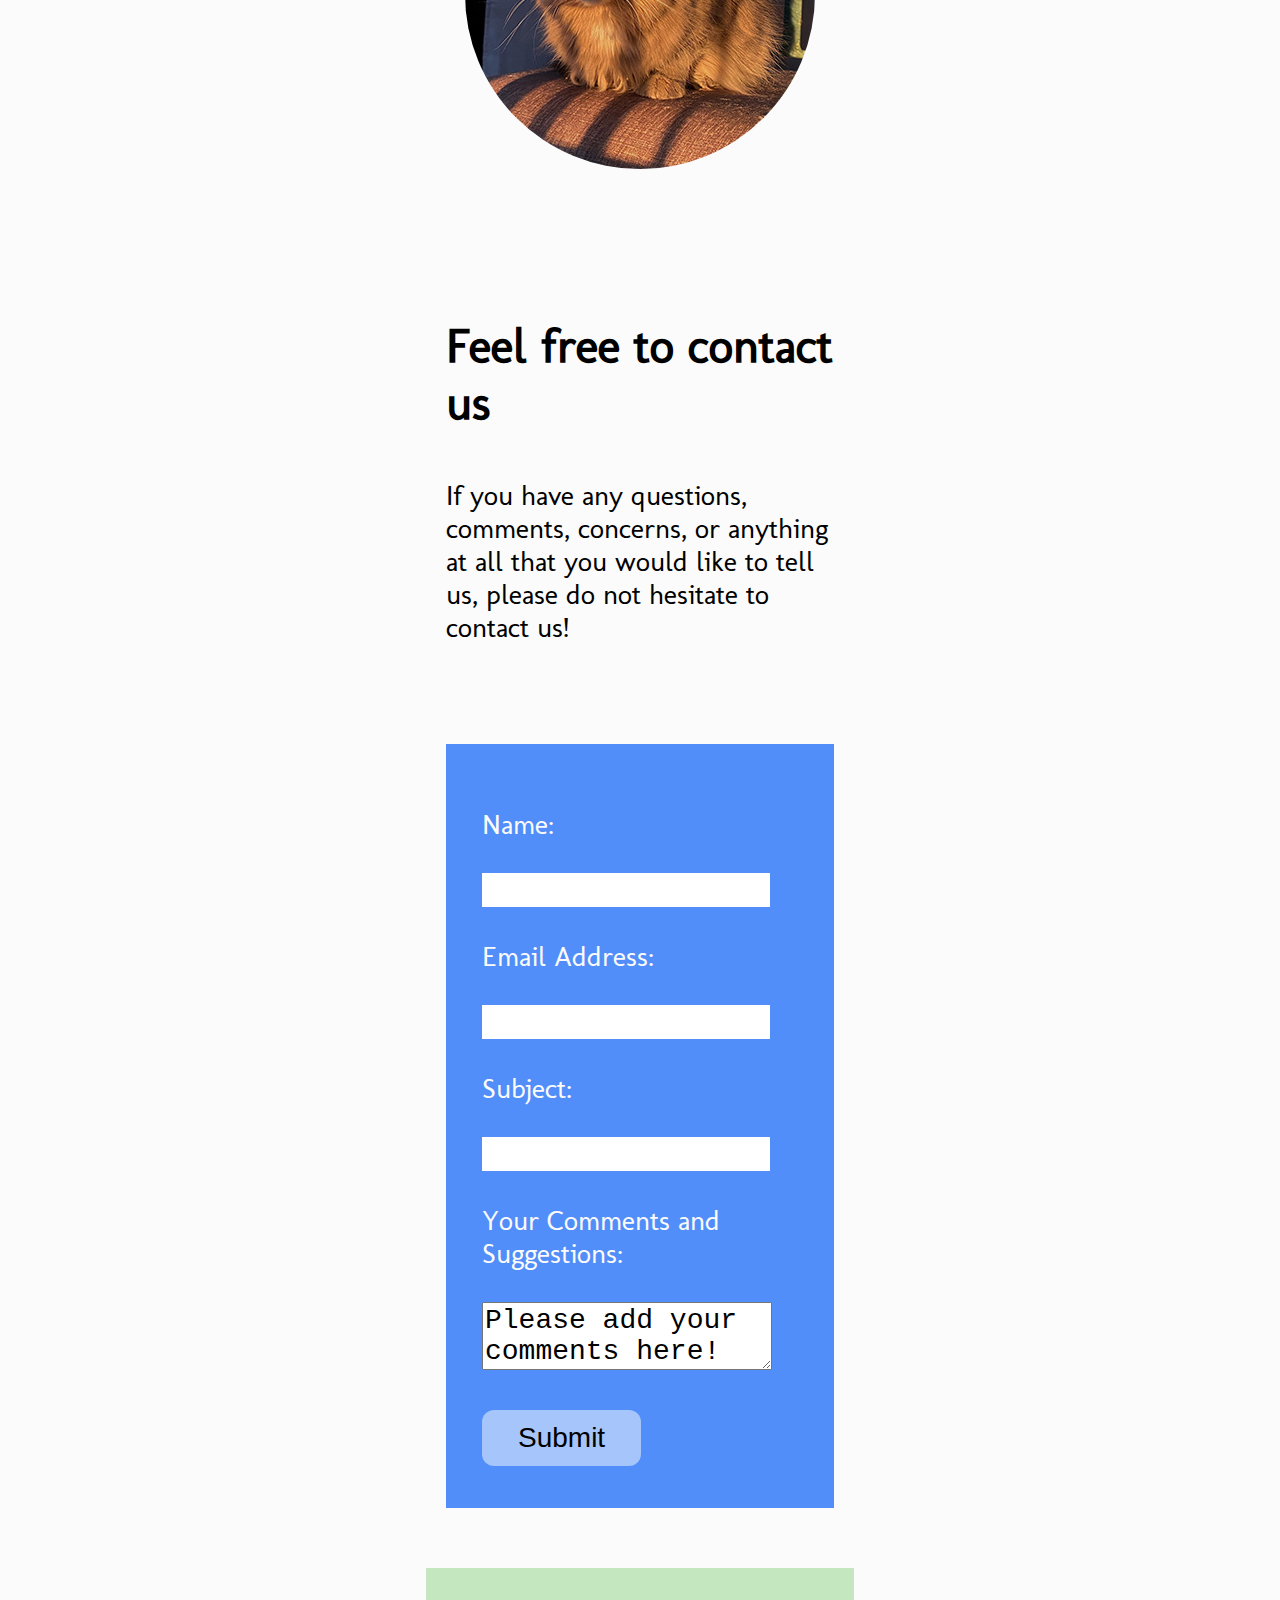
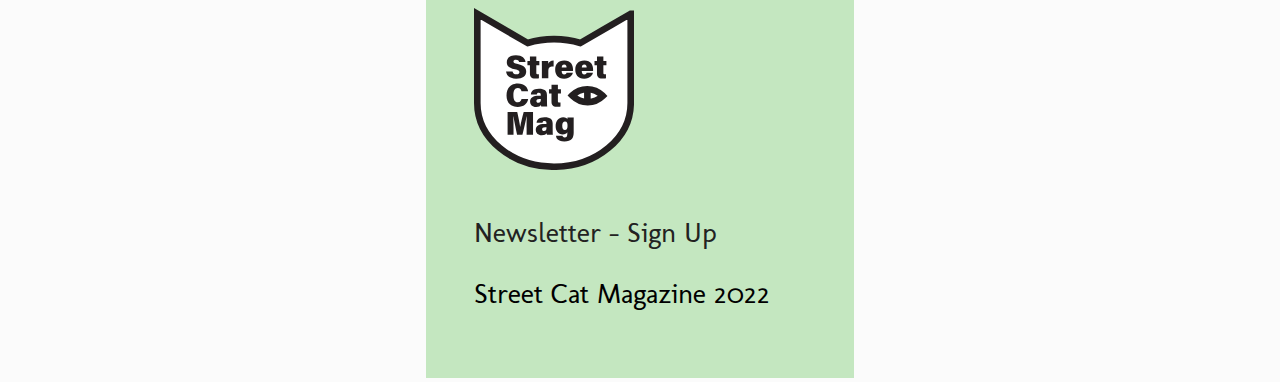
<file: index_mobile.html>
<!DOCTYPE html>
<html lang="en">
<head>
<meta charset="UTF-8">
<title>Street Cat Mag - Home</title>

<link rel="preconnect" href="https://fonts.googleapis.com">
<link rel="preconnect" href="https://fonts.gstatic.com" crossorigin>
<link href="https://fonts.googleapis.com/css2?family=Molengo&display=swap" rel="stylesheet">

<link href="css/main-mobile.css" rel="stylesheet" type="text/css">
</head>
<!-- students must convert divs to semantic tags -->
<body>
    <h1 class="hidden">Street Cat Magazine</h1>
	<div id="container">
        
        <section id="header-con">
            <h2 class="hidden">Header Container</h2>
            <header id="main-header" class="grid-con">
                <h2 class="hidden">Header</h2>
                <img src="images/scm-logo-mobile.svg" alt="Street Cat Mag Logo" id="header-logo">
                 <div id="mobile-nav">
                    <span class="burger"></span>
                    <span class="burger"></span>
                    <span class="burger"></span>
                 </div>
            </header>    
        </section> 

        <main>
            <h2 class="hidden">Content</h2>
            <article id="hero-con">
                <h2 class="hidden">Hero Image</h2>
                <div class="grid-con">
                    <div id="hero-text">
                        <a href="#" id="hero-story">Featured: How you can help street cats this winter!</a>
                        <p>In this article from our latest edition, we look at different ways YOU can help out your local street kitties this winter...</p>
                    </div>
                </div>
            </article>

            <div id="image-slider-con">
                <h2>Latest</h2>
                <img src="images/scm-indexmobile-latest.jpg" alt="cat in the sun">
                <!-- ascii symbols for <> -->
                <span id="mobile-slider-left">&#60</span>
                <span id="mobile-slider-right">&#62</span>
                <p>Featured Cats from our latest release!</p>
            </div>

            <section id="about-us-con">
                <h2>Our Community</h2>   
                    <article id="about-us-text-con">   
                        <h2 class="hidden">About</h2>  
                        <div class="grid-con">
                            <h2 class="hidden">About Our Community</h2>
                            <div id="about-us-text">
                                <h2 class="hidden">Join our community</h2>
                                <a href="#" id="about-link">Join our community of dedicated contributors today!</a><br><br>
                                <p>Think your cat has what it takes to be a model? We do too! Send us photos of your cat and fill out a submission form for a chance for your lucky feline to appear in the next edition of Street Cat Mag</p>
                            </div>
                        </div>      
                    </article>  
                    <div class="grid-con" id="about-us-photos">
                        <img src="images/scm-indexmobile-about1.jpg" alt="cat staring" class="about-us-photo">
                        <img src="images/scm-indexmobile-about2.jpg" alt="can in sun beam" class="about-us-photo">
                        <img src="images/scm-indexmobile-about3.jpg" alt="cat outside" class="about-us-photo">
                        <img src="images/scm-indexmobile-about4.jpg" alt="can in sunset" class="about-us-photo">
                    </div>         
            </section>

            <section id="contact-us-con">
                <h2 class="hidden">Contact Container</h2>
                <article class="grid-con">
                    <h2 class="hidden">Contact Us</h2>
                    <div id="contact-text">
                        <h3>Feel free to contact us</h3>
                        <p>If you have any questions, comments, concerns, or anything at all that you would like to tell us, please do not hesitate to contact us!</p>
                    </div>
                    <form id="contact-form" method="post" action="#">
                        <h2 class="hidden">Contact Form</h2>
                        <label for="name">Name: </label>        
                        <input id="name" name="name" type="text"><br><br>
    
                        <label for="email">Email Address: </label>      
                        <input id="email" name="email" type="email"><br><br>
    
                        <label for="subject">Subject: </label>        
                        <input id="subject" name="subject" type="text"><br><br>
    
                        <label for="comments" class="hidden">Your Comments and Suggestions: </label>
                        <textarea id="comments" name="comments">Please add your comments here!</textarea><br><br>
    
                        <input type="submit" value="Submit" id="submit-form"><br><br>
                    </form>
                </article>
            </section>
        </main>

        <section id="footer-con">
            <h2 class="hidden">Footer Container</h2>
            <footer class="grid-con">
                <h2 class="hidden">Footer</h2>
                <div id="footer-box">
                    <img src="images/scm-logo-mobile.svg" alt="Street Cat Mag Logo">
                </div>
                <div id="footer-newsletter">
                    <a href="#">Newsletter - Sign Up</a>
                </div>
                <div id="footer-copyright">
                    <p>Street Cat Magazine 2022</p>
                </div>
            </footer>
        </section>

    </div>
</body>
</html>
</file>
<file: css/main.css>
@charset "UTF-8";
/* CSS Document */

/*Remove this rule on your HTML elements as you start to fill them with content*/

.box-color {
	color: #fff;
	background: #000;
	text-align: center;
	margin: 0;
}

/*basic reset*/

/*browsers have built in values for elements so we'll reset a few things to zero, you can add to this or remove items as needed*/

div,p,body,header,footer,section,article,nav { 
	margin: 0; 
	padding: 0; 
}	

img { 
	border: none; /*Remove border if image is a link*/
	margin: 0; 
	padding: 0; 
}

/*html selectors*/

@import url('https://fonts.googleapis.com/css2?family=Molengo&display=swap');

body {
	font-family: "Molengo";
	font-size: 12px;
	background-color: #FBFBFB;
}

/* Remove underlines from links */

a {
	text-decoration: none;
}

/*hide elements from browser but show for doc outline*/

.hidden {
	display: none;
}


/*Common page elements  */

/*This is essentially a box that we place the whole site in.  
We center the box using margin 0 auto and give it a fixed width of 1920px.
1920px would fit a large monitor or tv. Sizes will vary depending on the projects
you work on and the intended audience */

#container {
	margin: 0 auto;
	width: 1920px;
}

/* this is our grid based off of our XD file */
.grid-con {
	display: grid;
	grid-template-columns: repeat(12, 122px);
	grid-column-gap: 16px;
	padding-left: 140px;
	padding-right: 140px;
}

#header-con {
	background-color: #C4E7C0;
	padding-top: 20px;
	padding-bottom: 20px;
	position: sticky;
	top: 0px;
}

#header-box1 {
	grid-column: 1/3;
	padding-right: 28px;
}

#header-box1 img {
	height: 80px;
	display: inline-block;
	margin-left: -80px;
	margin-top: 2px;
	margin-bottom: 10px;
	padding: 2px;
	position: absolute;
}

#header-box1 h2 {
	display: inline-block;
	font-size: 36px;
	position: absolute;
	margin-left: 28px;
	margin-right: 28px;
}

#main-nav {
	grid-column: 3/11;
	height: 80px;
	padding-top: 28px;
	margin-left: 64px;
	height: 80px;
}

#main-nav ul li {
	display: inline;
	font-size: 28px;
	margin-left: 28px;
	margin-right: 28px;
	padding: 10px;
}

#main-nav ul li a {
	color: #222222;
}

#main-nav ul li a:hover {
	padding-bottom: 5px;
	border-bottom: 5px solid #222222;
}

#main-nav ul li a.active-page {
	color: #FBFBFB;
	padding-bottom: 5px;
	border-bottom: 5px solid #222222;
}

#search-and-login {
	grid-column: 11/-1;
	height: 80px;
	padding-top: 28px;
	margin-left: -48px;
}

#search-and-login ul li {
	display: inline;
	font-size: 28px;
	margin-left: -36px;
	margin-right: 28px;
	padding: 8px;
}

#search-and-login ul li a {
	color: #222222;
}

#search-and-login ul li a:hover {
	padding-bottom: 5px;
	border-bottom: 5px solid #222222;
}

#search-vector {
	height: 28px;
	padding-left: 2px;
	padding-right: 2px;
}

#login-vector {
	height: 28px;
	padding-left: 2px;
	padding-right: 2px;
}

/* Specific to index page desktop  */

#hero {
	margin-top: 100px;
	margin-bottom: -50px;
	padding-bottom: 100px;
	border-bottom: solid 2px #222222;
}

#hero-text {
	grid-column: 1/8;
	margin-right: 48px;
}

#hero-title {
	color: #222222;
	font-size: 48px;
}

#hero-text p {
	font-size: 28px;
}

#read-button {
	background-color: #518EF9;
	font-size: 28px;
	color: #FBFBFB;
	margin-top: 100px;
	padding-top: 12px;
	padding-bottom: 12px;
	padding-left: 36px;
	padding-right: 36px;
	border-radius:12px;
	position: absolute;
}

#read-button:hover {
	background-color: #A6C5FB;
}

#hero-image {
	grid-column: 8/-1;
	/* Remove as content will dictate height */
	height: 582px;
}

#latest {
	margin-top: 100px;
	margin-bottom: 100px;
}

#latest p {
	margin: 48px;
	font-size: 28px;
}

#latest h2 {
	grid-column: 1/-1;
	text-align: center;
	font-size: 48px;
}

#latest1 {
	grid-column: 1/5;
}

#latest2 {
	grid-column: 5/9;
}

#latest3 {
	grid-column: 9/-1;
}

.latest-box {
	background-color: #E0F2DE;
}

#about-con {
	background-color: #FFDBDB;
	padding-top: 10px;
	padding-bottom: 10px;
}

#about-title {
	text-align: center;
	font-size: 48px;
}

#about-text {
	grid-column: 1/8;
	margin-right: 48px;
}

#about-text h3 {
	margin-top: 64px;
	font-size: 48px;
}

#about-text p {
	font-size: 28px;	
}

#learn-button {
	background-color: #FEECEC;
	font-size: 28px;
	color: #222222;
	margin-top: 200px;
	padding-top: 12px;
	padding-bottom: 12px;
	padding-left: 36px;
	padding-right: 36px;
	border-radius:12px;
	position: absolute;
}

#learn-button:hover {
	background-color: #FFDBDB;
}

#about-image {
	grid-column: 8/-1;
	border-radius: 50%;
	margin: 28px;
	height: 700px;
}

#contact {
	margin-top: 100px;
	margin-bottom: 100px;
}

#contact-text {
	grid-column: 1/8;
	margin-right: 48px;
}

#contact-text h3 {
	font-size: 48px;
}

#contact-text p {
	font-size: 28px;
	padding-bottom: 48px;
}

#contact-text p:last-of-type {
	padding-bottom: 0px;
}

#contact-form {
	grid-column: 8/-1;
	background-color: #518EF9;
	color: #FBFBFB;
	font-size: 28px;
	margin-top: 48px;
	margin-right: 48px;
	padding: 36px;
	padding-top: 64px;
	padding-bottom: 32px;
}

#contact-form label {
	display: inline-block;
	padding-bottom: 32px;
	position: relative;
}

#contact-form input {
	display: inline-block;
	font-size: 28px;
	border: 0;
}

#contact-form textarea {
	font-size: 28px;
	width: 75%;
}

#submit-form {
	background-color: #A6C5FB;
	padding-top: 12px;
	padding-bottom: 12px;
	padding-left: 36px;
	padding-right: 36px;
	border-radius:12px;
	position: absolute;
}

#submit-form:hover {
	background-color: #518EF9;
}

/*Common page elements  */

#footer-con {
	background-color: #C4E7C0;
	padding-top: 50px;
	padding-bottom: 50px;
}

#footer-logo img {
	grid-column: 1/3;
	height: 80px;
	display: inline-block;
	margin-top: 2px;
	margin-bottom: 10px;
	padding: 2px;
	position: absolute;
}

#footer-logo h2 {
	display: inline-block;
	font-size: 36px;
	position: absolute;
	margin-left: 100px;
	margin-right: 100px;
}

#footer-nav {
	grid-column: 3/-1;
	height: 80px;
	padding-top: 28px;
	margin-left: 100px;
	margin-bottom: 64px;
	height: 80px;
	position: relative;
}

#footer-nav ul li {
	display: inline;
	font-size: 28px;
	margin-left: 28px;
	margin-right: 28px;
	padding: 10px;
}

#footer-nav ul li a {
	color: #222222;
}

#footer-nav ul li a:hover {
	padding-bottom: 5px;
	border-bottom: 5px solid #222222;
}

#footer-nav ul li a.active-page {
	color: #FBFBFB;
	padding-bottom: 5px;
	border-bottom: 5px solid #222222;
}

#newsletter-form {
	grid-column: 1/7;
	height: 80px;
	display: inline-block;
	font-size: 28px;
	color: #222222;
}

#newsletter-form label {
	display: inline-block;
	padding-bottom: 32px;
	position: relative;
}

#newsletter-form input {
	display: inline-block;
	color: #222222;
	font-size: 28px;
	border: none;
	margin-right: 32px;
}

#submit-nl-form {
	display: inline-block;
	background-color: #E0F2DE;
	margin-top: -12px;
	padding-top: 12px;
	padding-bottom: 12px;
	padding-left: 36px;
	padding-right: 36px;
	border-radius:12px;
	position: absolute;
}

#submit-nl-form:hover {
	background-color: #C4E7C0;
}

#footer-copyright {
	grid-column: 11/-1;
	height: 80px;
	margin-top: 64px;
	margin-left: -100px;
	font-size: 28px;
	color: #222222;
}



/* gallery page */

#gallery-hero-con {
	background: url("../images/scm-gallery-hero.jpg");
	background-color: rgba(251, 251, 251, 0.1);
	background-blend-mode: overlay;
	height: 580px;
}

#gallery-text {
	grid-column: 1/9;
	color: #222222;
	margin-top: 100px;
	font-size: 28px;
}

#gallery-text h2 {
	font-size: 48px;
	color: #222222;
}

#gallery-controls {
	margin-top: 160px;
	grid-column: 6/8;
	display: flex;
	justify-content: center;
	align-items: center;
}

.dot:first-of-type {
	background-color: #FBFBFB;
}

.dot {
	background-color: rgba(251, 251, 251, 0.5);
	height: 30px;
	width: 30px;
	border-radius: 50%;
	margin: 5px;
  }

#gallery h2 {
	grid-column: 1/-1;
	text-align: center;
	padding: 12px;
	border-radius: 28px;
	background-color: #FFACAC; 
	font-size: 48px;
	color: #5F1A1A;
  }

.gallery-box {
	background-color: #FEEAAB;
	grid-column: span 4 / span 4;
	margin-bottom: 20px;
	color: #222222;
	font-size: 36px;
}

.gallery-box img {
	border-bottom: solid 12px #5F1A1A;
}


.gallery-box p:first-of-type {
	margin-top: 28px;
}
.gallery-box p {
	padding-left: 100px;
	padding-right: 100px;
	padding-bottom: 12px;
	padding-top: 12px;
}

.gallery-box p:last-of-type {
	margin-bottom: 28px;
}
</file>
<file: css/main-mobile.css>
@charset "UTF-8";
/* CSS Document */

/*Remove this rule on your HTML elements as you start to fill them with content*/

.box-color {
	color: #fff;
	background: #000;
	text-align: center;
	margin: 0;
}

/*basic reset*/

/*browsers have built in values for elements so we'll reset a few things to zero, you can add to this or remove items as needed*/

div,p,body,header,footer,section,article,nav { 
	margin: 0; 
	padding: 0; 
}	

img { 
	border: none; /*Remove border if image is a link*/
	margin: 0; 
	padding: 0; 
}

/*html selectors*/

@import url('https://fonts.googleapis.com/css2?family=Molengo&display=swap');

body {
	font-family: "Molengo";
	font-size: 12px;
	background-color: #FBFBFB;
}

/* Remove underlines from links */

a {
	text-decoration: none;
}

/*hide elements from browser but show for doc outline*/

.hidden {
	display: none;
}


/*Common page elements  */

/*This is essentially a box that we place the whole site in.  
We center the box using margin 0 auto and give it a fixed width of 428px.
428px would fit some phones. Sizes will vary depending on the projects
you work on and the intended audience, we may go as low as 320px */

#container {
	margin: 0 auto;
	width: 428px;
}

/* this is our grid based off of our XD file */
.grid-con {
	display: grid;
	grid-template-columns: repeat(4, 85px);
	grid-column-gap: 16px;
	padding-left: 20px;
	padding-right: 20px;
}

#header-con {
	background-color: #C4E7C0;
	padding-top: 10px;
	padding-bottom: 10px;
}

#header-logo {
	grid-column: 1/3;
	height: 78px;
}

#mobile-nav {
	grid-column: 4/-1;
}

.burger {
	height: 16px;
	background-color:#222222;
	display: block;
	margin-bottom: 10px;
	border-radius: 8px;
}

/* index page */

#hero-con {
	background: url("../images/scm-indexmobile-hero.jpg");
	background-color:rgba(34, 34, 34, 0.4);
	background-blend-mode: overlay;
	height: 458px;
}

#hero-text {
	grid-column: 1/-1;
	margin-top: 20px;
	color: #FBFBFB;
}

#hero-story {
	color: #FBFBFB;
	font-size: 48px;
	text-decoration: underline;
}

#hero-text p {
	font-size: 28px;
	padding-top: 64px;
}

#image-slider-con {
	background-color: #E0F2DE;
	position: relative;
}

#image-slider-con h2 {
	background-color: #FBFBFB;
	font-size: 48px;
	text-align: center;
	padding-top: 40px;
	padding-bottom: 40px;
	margin: 0;
}

#image-slider-con p {
	font-size: 36px;
	padding-top: 64px;
	padding-bottom: 64px;
	padding-left: 28px;

}

#mobile-slider-left {
	position: absolute;
	left: 0;
	font-size: 100px;
	color:#FBFBFB;
	top: 200px;
}

#mobile-slider-right {
	position: absolute;
	right: 0;
	font-size: 100px;
	color:#FBFBFB;
	top: 200px;
}

#about-us-con h2 {
	background-color: #FBFBFB;
	text-align: center;
	font-size: 48px;
	padding-top: 40px;
	padding-bottom: 40px;
	margin: 0;
}

#about-us-text-con {
	background-color: #FFDBDB;
	color: #222222;
}

#about-link {
	font-size: 48px;
	color: #222222;
	text-decoration: underline;
}

#about-us-text {
	grid-column: 1/-1;
	font-size: 28px;
	margin-top: 70px;
	margin-bottom: 40px;
}

.about-us-photo {
	grid-column: 1/-1;
	display: block;
	margin: 20px auto 0 auto;
	border-radius: 50%;
}

#contact-us-con {
	margin-top: 100px;
	margin-bottom: 60px;
}

#contact-text h3{
	font-size: 48px;
}

#contact-text {
	grid-column: 1/-1;
	margin-bottom: 100px;
	font-size: 28px;
}

#contact-form {
	grid-column: 1/-1;
	background-color: #518EF9;
	color: #FBFBFB;
	font-size: 28px;
	padding: 36px;
	padding-top: 64px;
	padding-bottom: 32px;
}

#contact-form label {
	display: inline-block;
	padding-bottom: 32px;
}

#contact-form input {
	display: inline-block;
	font-size: 28px;
	border: 0;
	margin-right: 36px;
	width: 90%;
}

#contact-form input:last-of-type {
	width: auto;
}

#contact-form textarea {
	font-size: 28px;
	width: 90%;
}

#submit-form {
	background-color: #A6C5FB;
	padding-top: 12px;
	padding-bottom: 12px;
	padding-left: 36px;
	padding-right: 36px;
	border-radius:12px;
	position: absolute;
}

#submit-form:hover {
	background-color: #518EF9;
}

/*Common page elements  */

#footer-con {
	height: 410px;
	background-color: #C4E7C0;
}

#footer-box {
	margin-top: 40px;
	margin-left: 28px;
	grid-column: 1/3;
	display: inline-block;
	height: 160px;
	width: 160px;
}

#footer-newsletter {
	margin-top: 48px;
	margin-bottom: 28px;
	margin-left: 28px;
	font-size: 28px;
	grid-column: 1/-1;
	color: #FBFBFB;
}

#footer-newsletter a {
	color: #222222;
}

#footer-copyright {
	font-size: 28px;
	margin-left: 28px;
	margin-right: -300px;
}

/* gallery page */

#hero-gallery-con {
	background: url("../images/scm-gallerymobile-hero.jpg");
	background-color:rgba(34, 34, 34, 0.4);
	background-blend-mode: overlay;
	height: 458px;
}

#hero-gallery-text {
	grid-column: 1/-1;
	margin-top: 20px;
	color: #FBFBFB;
}

#hero-news {
	color: #FBFBFB;
	font-size: 48px;
	text-decoration: underline;
}

#hero-gallery-text p {
	font-size: 28px;
	padding-top: 2px;
}

#gallery-controls {
	grid-column: 1/-1;
	display: flex;
	justify-content: center;
	align-items: center;
	margin-top: 100px;
}

.dot {
	background-color: #dddddd;
	height: 30px;
	width: 30px;
	border-radius: 50%;
	margin: 5px;
  }

#gallery h2 {
	text-align: center;
	grid-column: 1/-1;
	margin-top: 40px;
	margin-bottom: 40px;
	text-align: center;
	padding: 12px;
	border-radius: 28px;
	background-color: #FFACAC; 
	font-size: 48px;
	color: #5F1A1A;
}

.gallery-box {
	grid-column: 1/-1;
	background-color: #FEEAAB;
	margin-bottom: 20px;
	color: #222222;
	font-size: 28px;
}

.gallery-box img {
	border-bottom: solid 12px #5F1A1A;
}

.gallery-box p:first-of-type {
	margin-top: 28px;
}
.gallery-box p {
	padding-left: 48px;
	padding-right: 48px;
	padding-bottom: 12px;
	padding-top: 12px;
}

.gallery-box p:last-of-type {
	margin-bottom: 28px;
}
</file>
